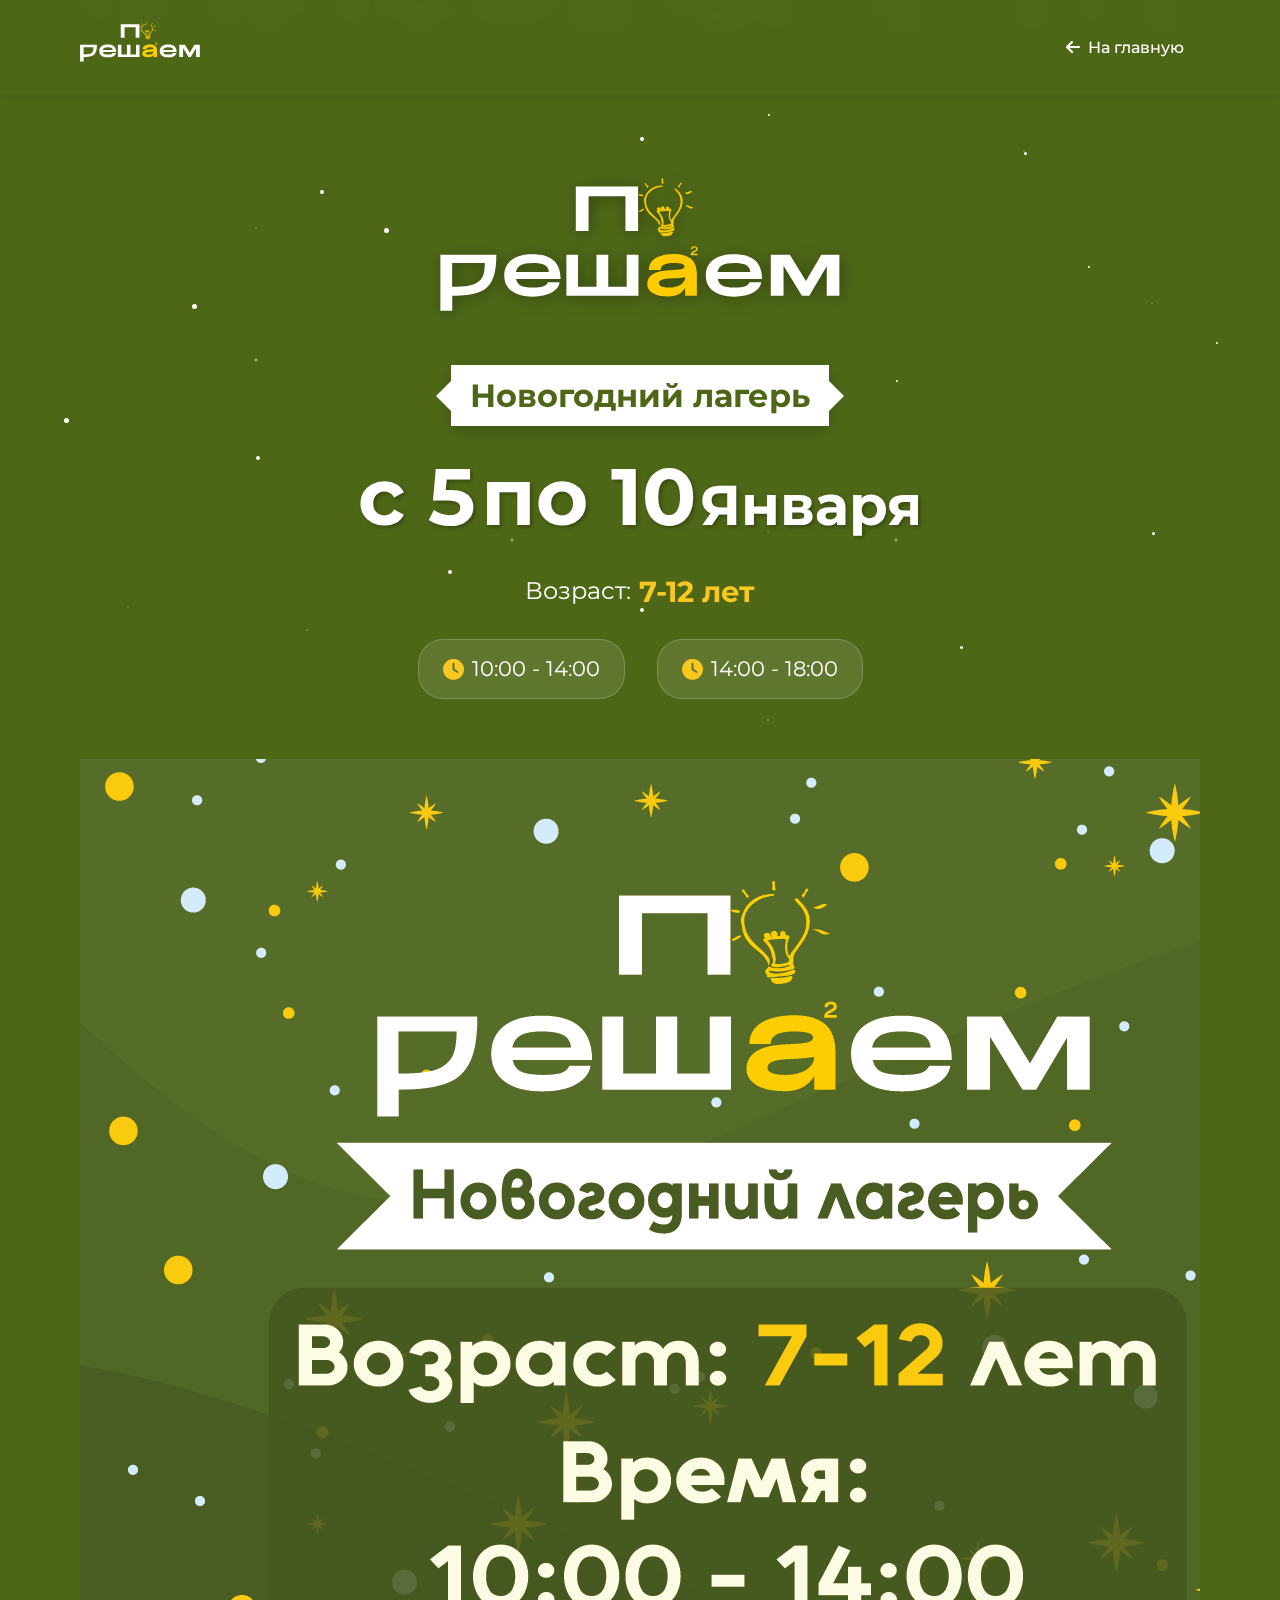
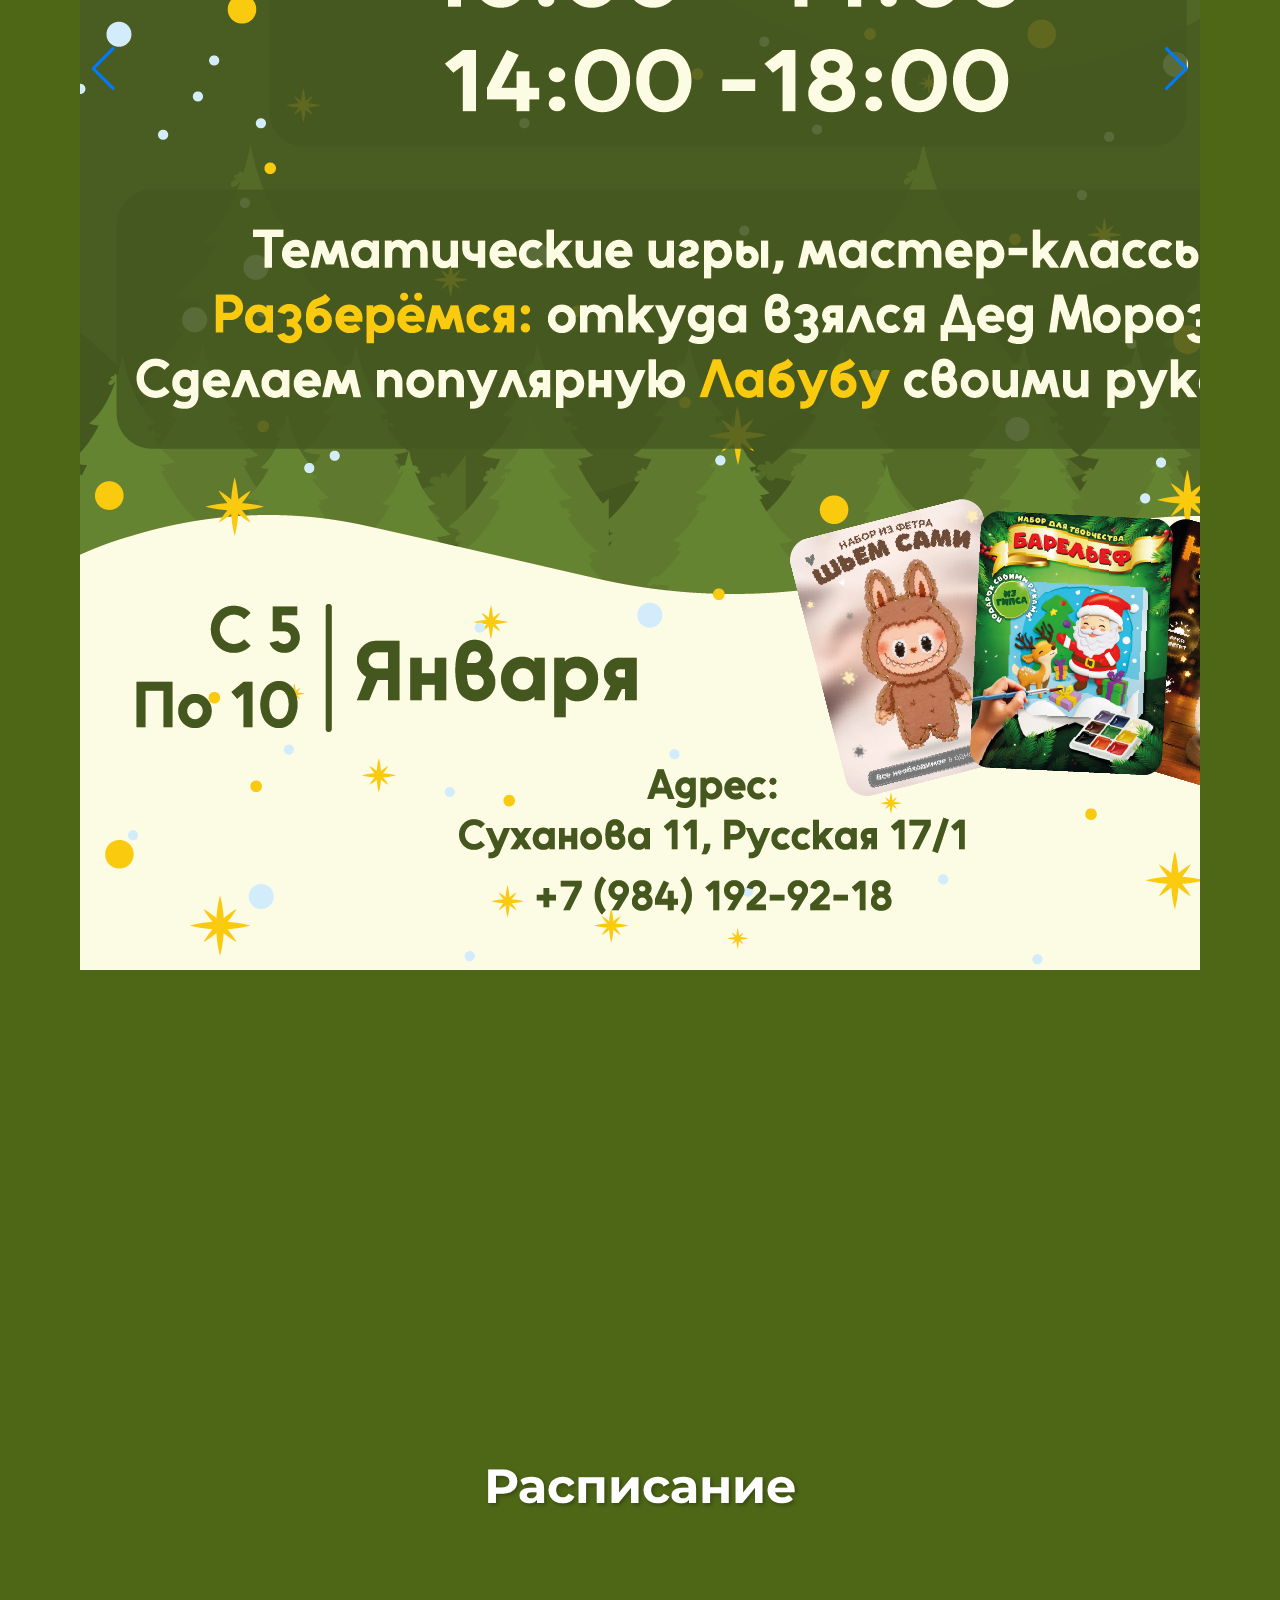
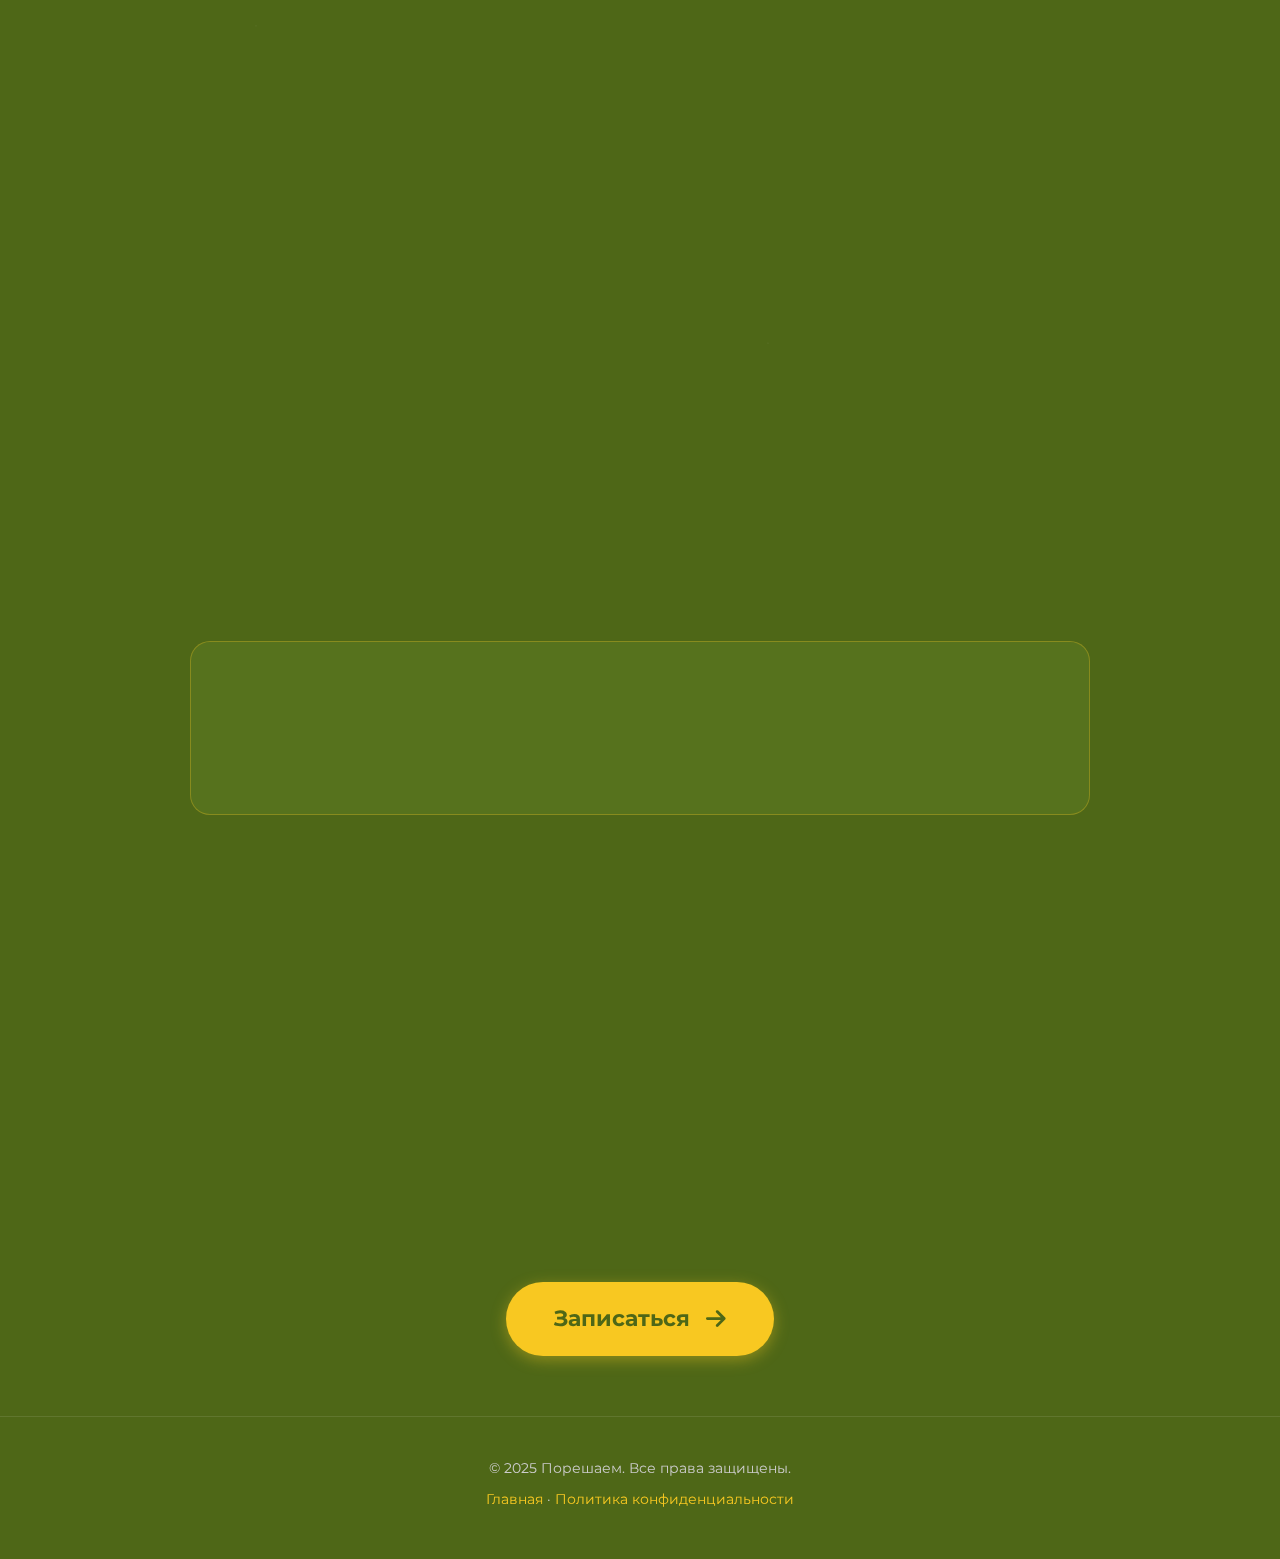
<file: promo.html>
<!DOCTYPE html>
<html lang="ru">
<head>
  <meta charset="UTF-8">
  <meta name="viewport" content="width=device-width, initial-scale=1.0">
  <title>Новогодний лагерь - Порешаем</title>
  <meta name="description" content="Новогодний лагерь для детей 7-12 лет с 5 по 10 января. Тематические игры, мастер-классы и увлекательные занятия!">
  <meta name="theme-color" content="#4E6717">

  <!-- Favicon -->
  <link rel="icon" type="image/png" sizes="32x32" href="asset/icon.png">
  <link rel="icon" type="image/png" sizes="192x192" href="asset/icon.png">
  <link rel="apple-touch-icon" href="asset/icon.png">

  <!-- Open Graph -->
  <meta property="og:type" content="website">
  <meta property="og:title" content="Новогодний лагерь - Порешаем">
  <meta property="og:description" content="Новогодний лагерь для детей 7-12 лет с 5 по 10 января. Тематические игры, мастер-классы и увлекательные занятия!">
  <meta property="og:image" content="https://xn--80ajb2agfi9d.xn--p1acf/logo.svg">
  <meta property="og:site_name" content="Порешаем">
  <meta property="og:locale" content="ru_RU">

  <!-- Fonts -->
  <link href="https://fonts.googleapis.com/css2?family=Montserrat:wght@300;400;500;600;700&family=Buduj+Sans:wght@400;700&family=Comic+Relief&display=swap" rel="stylesheet">
  
  <!-- Font Awesome для иконок -->
  <link rel="stylesheet" href="https://cdnjs.cloudflare.com/ajax/libs/font-awesome/6.4.0/css/all.min.css">
  
  <link rel="stylesheet" href="promo.css">
  <link rel="stylesheet" href="swiper-bundle.min.css">
</head>
<body>
  <!-- Header -->
  <header class="promo-header">
    <nav class="promo-nav">
      <div class="promo-nav-container">
        <div class="promo-logo">
          <a href="index.html">
            <img src="logo.svg" alt="Порешаем - Репетиторский центр" class="promo-logo-svg">
          </a>
        </div>
        <a href="index.html" class="promo-back-link">
          <i class="fas fa-arrow-left"></i> На главную
        </a>
      </div>
    </nav>
  </header>

  <!-- Падающий снег для всей страницы -->
  <div class="snow-container-full">
    <div class="snowflake-full snowflake-f-1">*</div>
    <div class="snowflake-full snowflake-f-2">*</div>
    <div class="snowflake-full snowflake-f-3">*</div>
    <div class="snowflake-full snowflake-f-4">*</div>
    <div class="snowflake-full snowflake-f-5">❄</div>
    <div class="snowflake-full snowflake-f-6">*</div>
    <div class="snowflake-full snowflake-f-7">❄</div>
    <div class="snowflake-full snowflake-f-8">❄</div>
    <div class="snowflake-full snowflake-f-9">*</div>
    <div class="snowflake-full snowflake-f-10">❄</div>
    <div class="snowflake-full snowflake-f-11">❄</div>
    <div class="snowflake-full snowflake-f-12">*</div>
    <div class="snowflake-full snowflake-f-13">❄</div>
    <div class="snowflake-full snowflake-f-14">❄</div>
    <div class="snowflake-full snowflake-f-15">*</div>
  </div>

  <!-- Hero Section -->
  <section class="promo-hero">
    <!-- Фоновые звезды -->
    <div class="promo-stars">
      <div class="star star-1"></div>
      <div class="star star-2"></div>
      <div class="star star-3"></div>
      <div class="star star-4"></div>
      <div class="star star-5"></div>
      <div class="star star-6"></div>
      <div class="star star-7"></div>
      <div class="star star-8"></div>
      <div class="star star-9"></div>
      <div class="star star-10"></div>
      <div class="star star-11"></div>
      <div class="star star-12"></div>
      <div class="star star-13"></div>
      <div class="star star-14"></div>
      <div class="star star-15"></div>
      <div class="star star-16"></div>
      <div class="star star-17"></div>
      <div class="star star-18"></div>
      <div class="star star-19"></div>
      <div class="star star-20"></div>
    </div>
    
    <!-- Падающий снег -->
    <div class="snow-container">
      <div class="snowflake snowflake-1">*</div>
      <div class="snowflake snowflake-2">❄</div>
      <div class="snowflake snowflake-3">*</div>
      <div class="snowflake snowflake-4">❄</div>
      <div class="snowflake snowflake-5">*</div>
      <div class="snowflake snowflake-6">❄</div>
      <div class="snowflake snowflake-7">*</div>
      <div class="snowflake snowflake-8">❄</div>
      <div class="snowflake snowflake-9">❄</div>
      <div class="snowflake snowflake-10">*</div>
      <div class="snowflake snowflake-11">❄</div>
      <div class="snowflake snowflake-12">❄</div>
      <div class="snowflake snowflake-13">*</div>
      <div class="snowflake snowflake-14">❄</div>
      <div class="snowflake snowflake-15">*</div>
      <div class="snowflake snowflake-16">❄</div>
      <div class="snowflake snowflake-17">❄</div>
      <div class="snowflake snowflake-18">❄</div>
      <div class="snowflake snowflake-19">*</div>
      <div class="snowflake snowflake-20">❄</div>
      <div class="snowflake snowflake-21">*</div>
      <div class="snowflake snowflake-22">❄</div>
      <div class="snowflake snowflake-23">*</div>
      <div class="snowflake snowflake-24">❄</div>
      <div class="snowflake snowflake-25">❄</div>
      <div class="snowflake snowflake-26">*</div>
      <div class="snowflake snowflake-27">❄</div>
      <div class="snowflake snowflake-28">❄</div>
      <div class="snowflake snowflake-29">*</div>
      <div class="snowflake snowflake-30">❄</div>
    </div>
    
    <div class="promo-hero-content">
      <div class="promo-logo-banner">
        <div class="promo-logo-main">
          <img src="logo.svg" alt="Порешаем" class="promo-logo-image">
        </div>
        <div class="promo-banner-ribbon">
          <span class="promo-banner-text">Новогодний лагерь</span>
        </div>
        
        <!-- Даты под баннером -->
        <div class="promo-dates-inline">
          <span class="promo-dates-from">с 5</span>
          <span class="promo-dates-to">по 10</span>
          <span class="promo-dates-month">Января</span>
        </div>
      </div>
      
      <div class="promo-info-box">
        <div class="promo-age-badge">
          <span class="promo-label">Возраст:</span>
          <span class="promo-age-value">7-12 лет</span>
        </div>
        
        <div class="promo-time-slots">
          <div class="promo-time-slot">
            <i class="fas fa-clock"></i>
            <span>10:00 - 14:00</span>
          </div>
          <div class="promo-time-slot">
            <i class="fas fa-clock"></i>
            <span>14:00 - 18:00</span>
          </div>
        </div>
      </div>
    </div>
  </section>
  
  <section class="promo-flip">
    <div class="promo-container">
      <div class="flip-swiper swiper-container" id="flipSwiper">
        <div class="swiper-wrapper">
          <div class="swiper-slide">
            <img src="asset/event/ngfront.png" class="flip-slide-image" alt="Новогодний лагерь — информация">
          </div>
          <div class="swiper-slide">
            <img src="asset/event/ngback.png" class="flip-slide-image" alt="Новогодний лагерь — расписание">
          </div>
        </div>
        <div class="swiper-button-prev flip-prev" aria-hidden="true"></div>
        <div class="swiper-button-next flip-next" aria-hidden="true"></div>
      </div>
    </div>
  </section>

  <!-- Activities Section -->
  <section class="promo-activities">
    <div class="promo-container">
      <div class="promo-activities-list">
        <div class="promo-activity-item">
          <i class="fas fa-gamepad"></i>
          <span>Тематические игры, мастер-классы</span>
        </div>
        <div class="promo-activity-item highlight">
          <i class="fas fa-lightbulb"></i>
          <span>Разберёмся: <strong>откуда взялся Дед Мороз?</strong></span>
        </div>
        <div class="promo-activity-item highlight">
          <i class="fas fa-hands"></i>
          <span>Сделаем популярную <strong>Лабубу</strong> своими руками!</span>
        </div>
      </div>
    </div>
  </section>

  <!-- Schedule Section -->
  <section class="promo-schedule">
    <div class="promo-container">
      <div class="promo-schedule-header">
        <h2 class="promo-section-title">Расписание</h2>
      </div>
      
      <div class="promo-schedule-grid">
        <!-- Понедельник -->
        <div class="promo-schedule-day">
          <div class="promo-day-header">
            <span class="promo-day-name">Пн</span>
            <span class="promo-day-date">05.01</span>
          </div>
          <div class="promo-day-content">
            <div class="promo-main-activity">
              <h3>Откуда взялся Дед Мороз?</h3>
            </div>
            <div class="promo-master-class">
              <span class="promo-master-label">Мастер класс:</span>
              <span class="promo-master-name">Роспись по дереву</span>
            </div>
          </div>
        </div>

        <!-- Вторник -->
        <div class="promo-schedule-day">
          <div class="promo-day-header">
            <span class="promo-day-name">Вт</span>
            <span class="promo-day-date">06.01</span>
          </div>
          <div class="promo-day-content">
            <div class="promo-main-activity">
              <h3>Новогодний детектив</h3>
            </div>
            <div class="promo-master-class">
              <span class="promo-master-label">Мастер класс:</span>
              <span class="promo-master-name">Поделка из синельной проволоки</span>
            </div>
          </div>
        </div>

        <!-- Среда -->
        <div class="promo-schedule-day">
          <div class="promo-day-header">
            <span class="promo-day-name">Ср</span>
            <span class="promo-day-date">07.01</span>
          </div>
          <div class="promo-day-content">
            <div class="promo-main-activity">
              <h3>Научная лаборатория</h3>
            </div>
            <div class="promo-master-class">
              <span class="promo-master-label">Мастер класс:</span>
              <span class="promo-master-name">Делаем сквишей</span>
            </div>
          </div>
        </div>

        <!-- Четверг -->
        <div class="promo-schedule-day">
          <div class="promo-day-header">
            <span class="promo-day-name">Чт</span>
            <span class="promo-day-date">08.01</span>
          </div>
          <div class="promo-day-content">
            <div class="promo-main-activity">
              <h3>Новогодний кинозал</h3>
            </div>
            <div class="promo-master-class">
              <span class="promo-master-label">Мастер класс:</span>
              <span class="promo-master-name">Роспись гипсовой фигурки Деда Мороза</span>
            </div>
          </div>
        </div>

        <!-- Пятница -->
        <div class="promo-schedule-day">
          <div class="promo-day-header">
            <span class="promo-day-name">Пт</span>
            <span class="promo-day-date">09.01</span>
          </div>
          <div class="promo-day-content">
            <div class="promo-main-activity">
              <h3>Мастерская новогодних традиций</h3>
            </div>
            <div class="promo-master-class">
              <span class="promo-master-label">Мастер класс:</span>
              <span class="promo-master-name">Снеговик в лампе</span>
            </div>
          </div>
        </div>

        <!-- Суббота -->
        <div class="promo-schedule-day">
          <div class="promo-day-header">
            <span class="promo-day-name">Сб</span>
            <span class="promo-day-date">10.01</span>
          </div>
          <div class="promo-day-content">
            <div class="promo-main-activity">
              <h3>Просмотр рождественских мультиков, какао с зефирками и пицца</h3>
            </div>
          </div>
        </div>
      </div>
    </div>
  </section>

  <!-- Info Box -->
  <section class="promo-info-section">
    <div class="promo-container">
      <div class="promo-info-box-content">
        <div class="promo-info-item">
          <i class="fas fa-utensils"></i>
          <p>Перекус с <strong>12:00 до 13:30</strong> входит в стоимость</p>
        </div>
        <div class="promo-info-item">
          <i class="fas fa-info-circle"></i>
          <p>Мастер-классы могут незначительно меняться, в зависимости от доступности материалов</p>
        </div>
      </div>
    </div>
  </section>


  <!-- Contact Section -->
  <section class="promo-contact">
    <div class="promo-container">
      <div class="promo-contact-content">
        <div class="promo-contact-item">
          <i class="fas fa-map-marker-alt"></i>
          <div class="promo-contact-details">
            <span class="promo-contact-label">Адрес:</span>
            <span class="promo-contact-value">Суханова 11, Русская 17/1</span>
          </div>
        </div>
        <div class="promo-contact-item">
          <i class="fas fa-phone"></i>
          <div class="promo-contact-details">
            <a href="tel:+79841929218" class="promo-contact-phone">+7 (984) 192-92-18</a>
          </div>
        </div>
      </div>
    </div>
  </section>

  <!-- CTA Section -->
  <section class="promo-cta">
    <div class="promo-container">
      <div class="promo-cta-content">
        <a href="index.html#form" class="promo-cta-button">
          <span>Записаться</span>
          <i class="fas fa-arrow-right"></i>
        </a>
      </div>
    </div>
  </section>

  <!-- Footer -->
  <footer class="promo-footer">
    <div class="promo-container">
      <p>&copy; 2025 Порешаем. Все права защищены.</p>
      <p>
        <a href="index.html">Главная</a> · 
        <a href="policy.html" target="_blank">Политика конфиденциальности</a>
      </p>
    </div>
  </footer>

  <script src="swiper-bundle.min.js"></script>
  <script src="promo.js"></script>
</body>
</html>
</file>
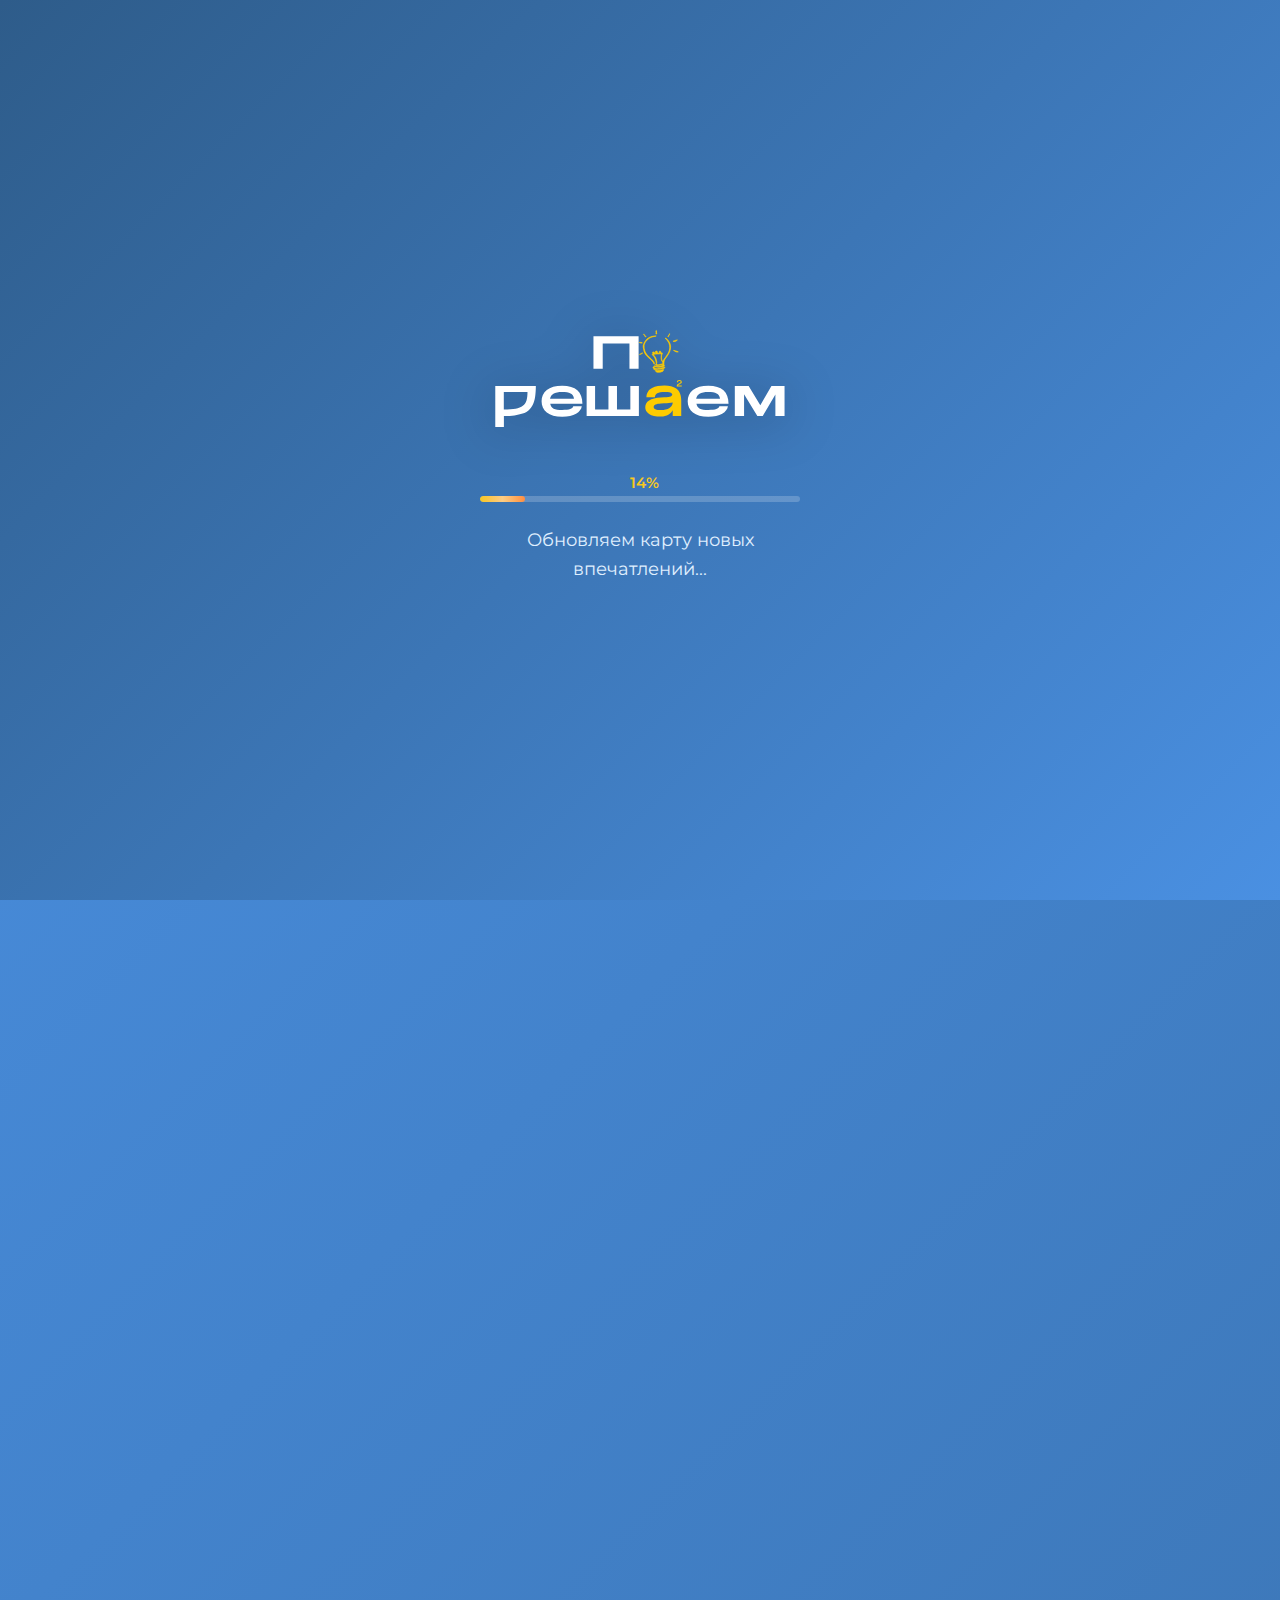
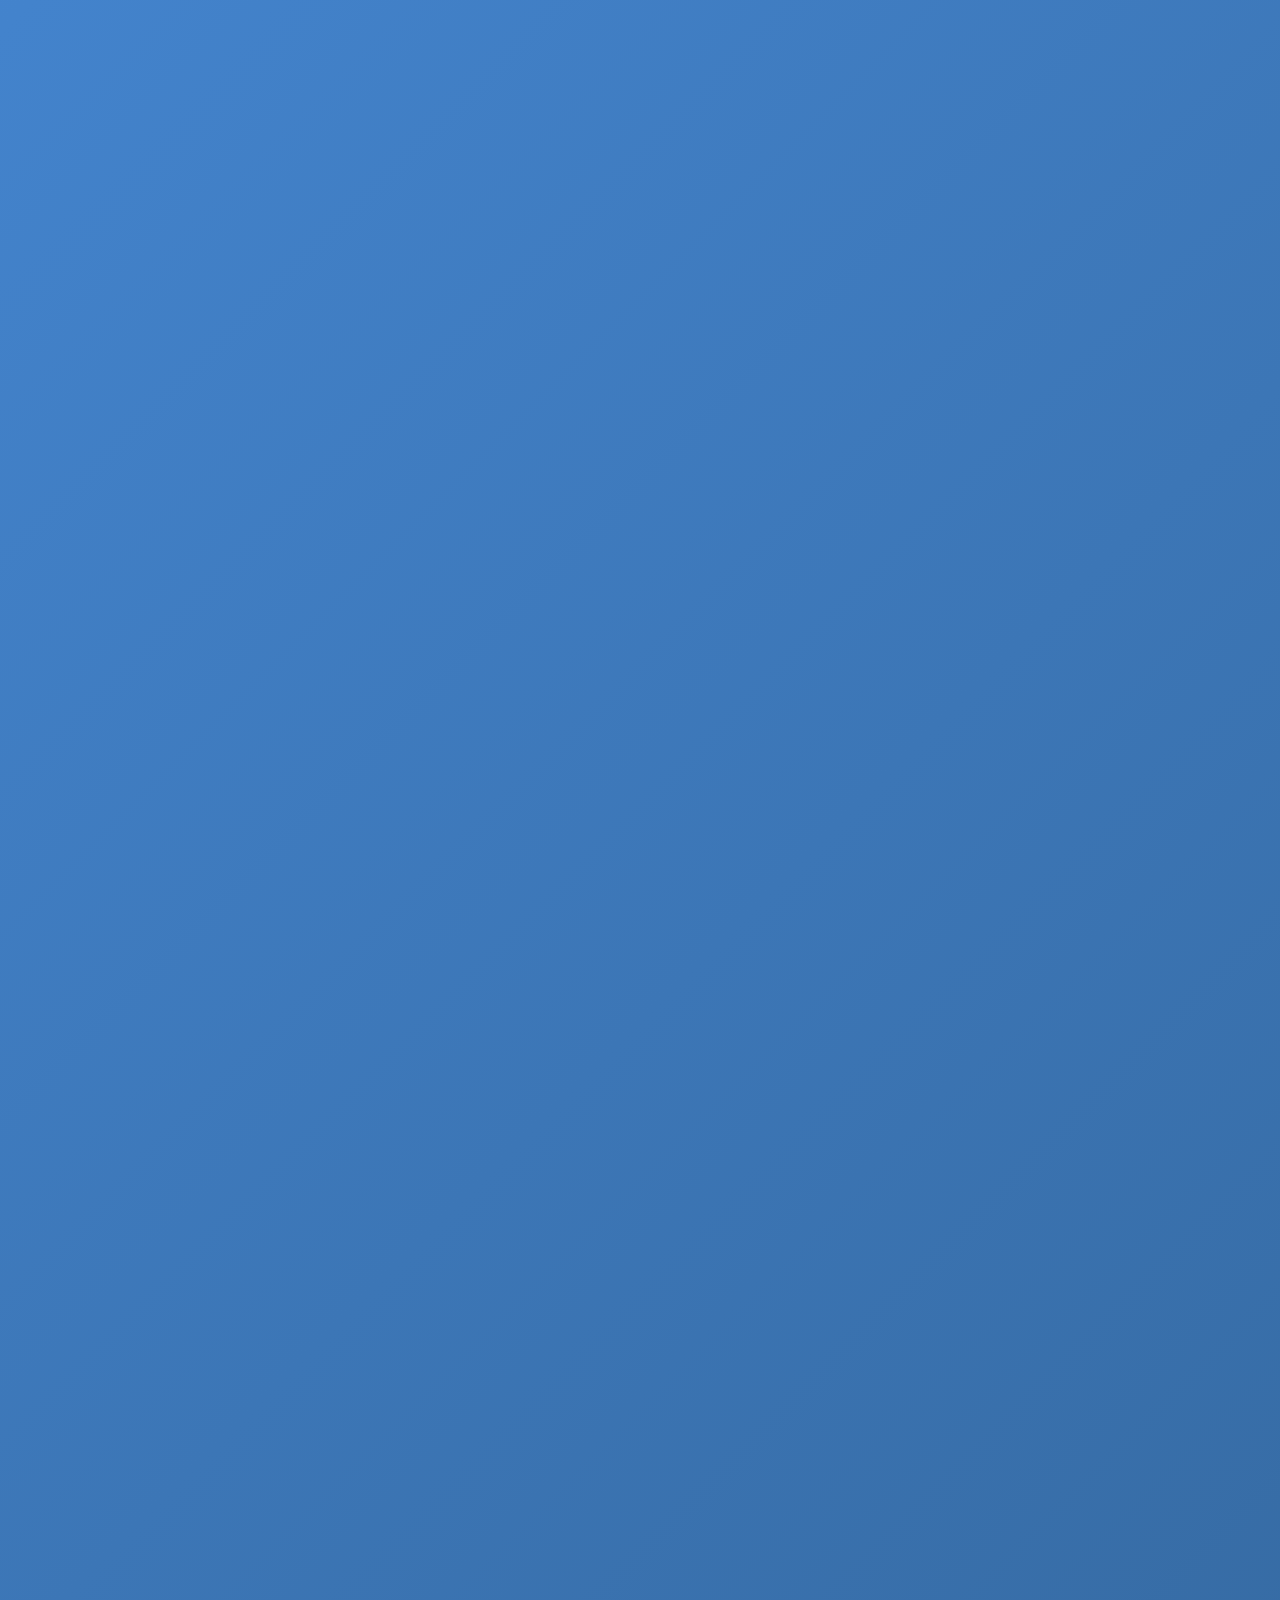
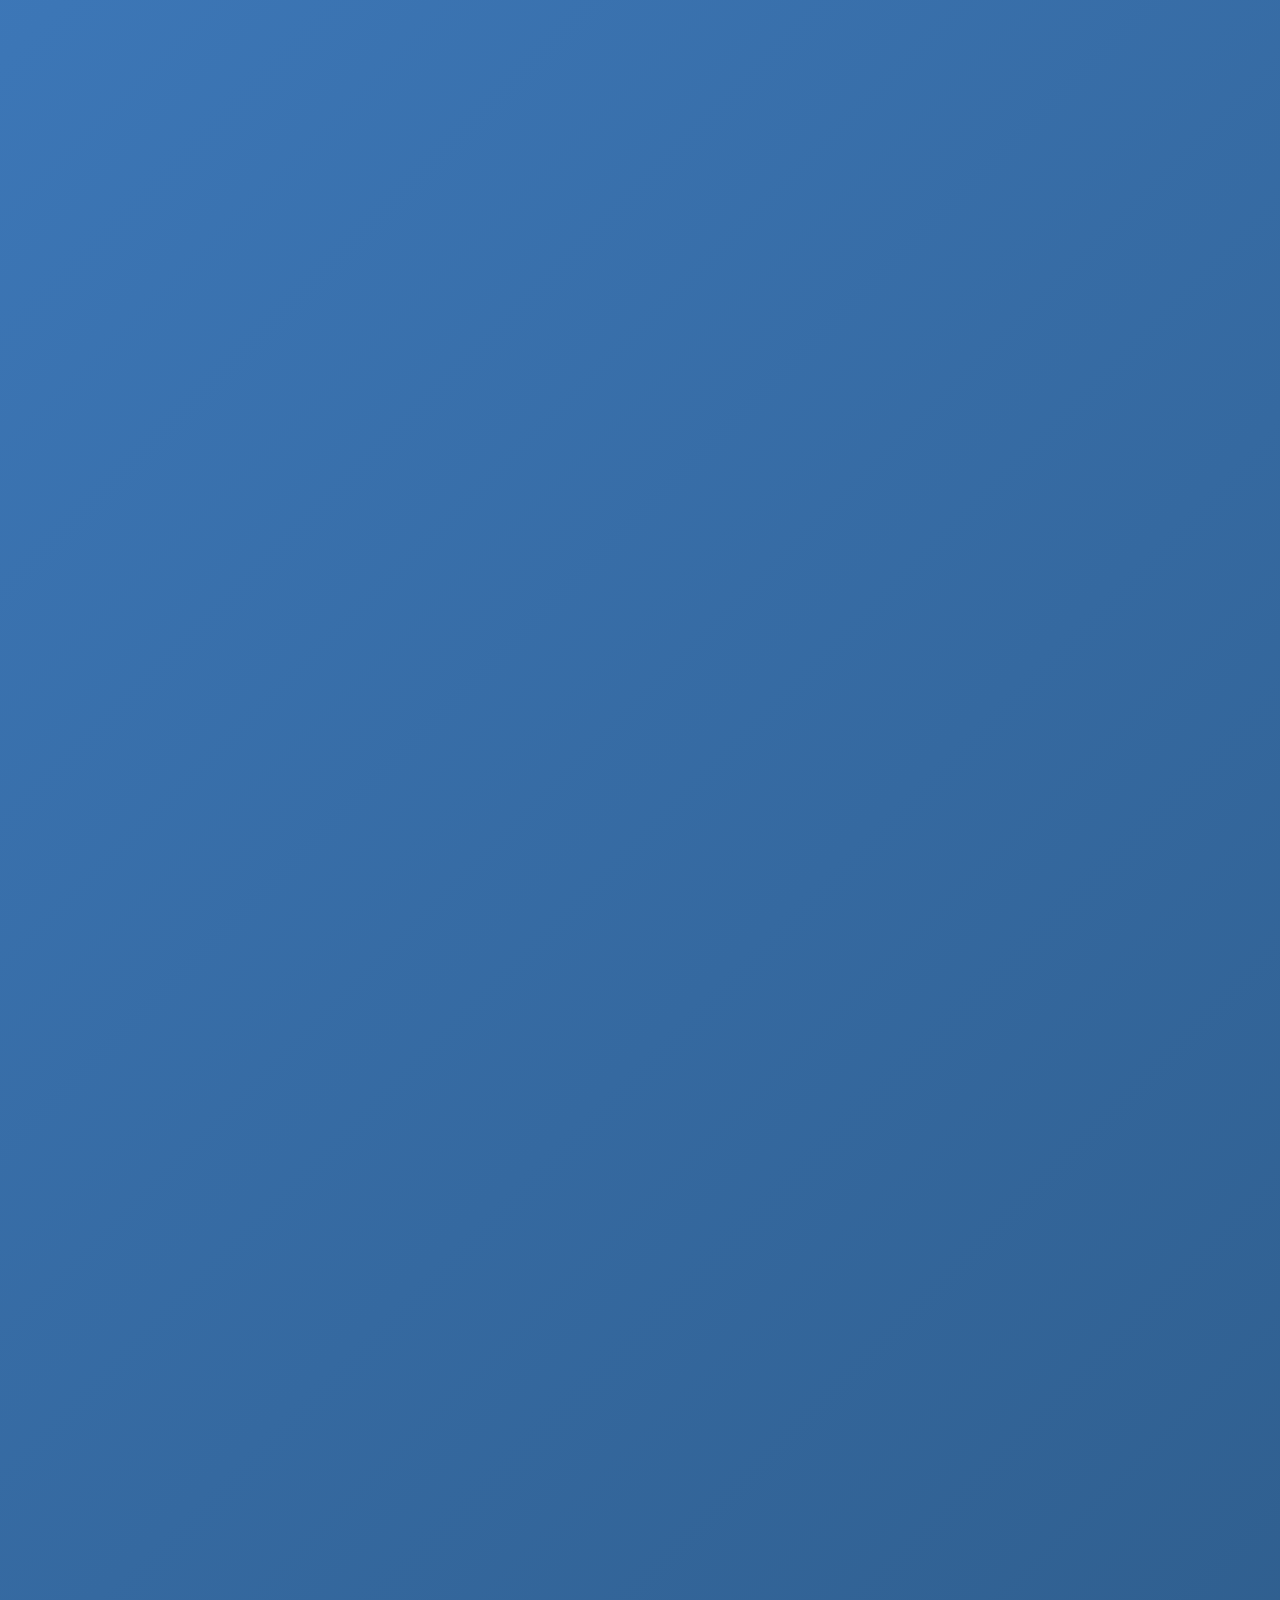
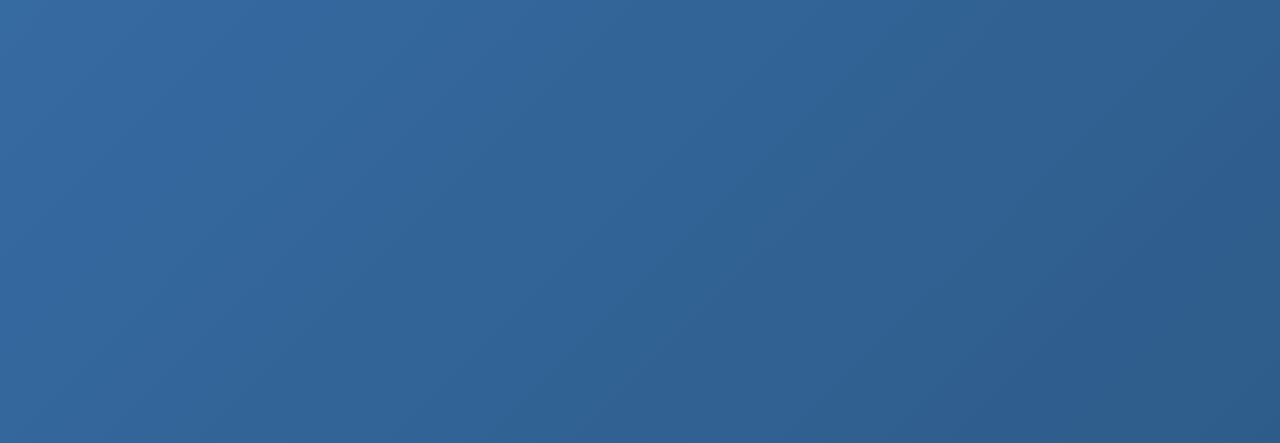
<file: summer-camp.html>
<!DOCTYPE html>
<html lang="ru">
<head>
  <meta charset="UTF-8">
  <meta name="viewport" content="width=device-width, initial-scale=1.0">
  <title>Летний лагерь - Порешаем</title>
  <meta name="description" content="Летний городской лагерь для детей 7-12 лет с 1 по 12 июня. Ежедневные экскурсии, мастер-классы, питание и транспорт включены!">
  <meta name="theme-color" content="#4A90E2">

  <!-- Favicon -->
  <link rel="icon" type="image/png" sizes="32x32" href="asset/icon.png">
  <link rel="icon" type="image/png" sizes="192x192" href="asset/icon.png">
  <link rel="apple-touch-icon" href="asset/icon.png">

  <!-- Open Graph -->
  <meta property="og:type" content="website">
  <meta property="og:title" content="Летний лагерь - Порешаем">
  <meta property="og:description" content="Летний городской лагерь для детей 7-12 лет с 1 по 12 июня. Ежедневные экскурсии, мастер-классы, питание и транспорт включены!">
  <meta property="og:image" content="https://xn--80ajb2agfi9d.xn--p1acf/logo.svg">
  <meta property="og:site_name" content="Порешаем">
  <meta property="og:locale" content="ru_RU">

  <!-- Fonts -->
  <link href="https://fonts.googleapis.com/css2?family=Montserrat:wght@300;400;500;600;700&family=Buduj+Sans:wght@400;700&family=Comic+Relief&display=swap" rel="stylesheet">
  
  <!-- Font Awesome -->
  <link rel="stylesheet" href="https://cdnjs.cloudflare.com/ajax/libs/font-awesome/6.4.0/css/all.min.css">
  
  <link rel="stylesheet" href="summer-camp.css">
  <link rel="stylesheet" href="swiper-bundle.min.css">
</head>
<body>
  <!-- Preloader с прогресс-баром -->
  <div class="preloader" id="preloader">
    <div class="preloader-content">
      <div class="preloader-logo">
        <img src="logo.svg" alt="Порешаем" class="preloader-logo-image">
      </div>
      <div class="preloader-progress-wrapper">
        <div class="preloader-progress-bar">
          <div class="preloader-progress-fill" id="progressFill"></div>
        </div>
        <span class="preloader-progress-text" id="progressText">0%</span>
      </div>
      <p class="preloader-text" id="preloaderPhrase">Готовим летнее приключение...</p>
    </div>
  </div>

  <!-- Header -->
  <header class="promo-header">
    <nav class="promo-nav">
      <div class="promo-nav-container">
        <div class="promo-logo">
          <a href="index.html">
            <img src="logo.svg" alt="Порешаем - Репетиторский центр" class="promo-logo-svg">
          </a>
        </div>
        <a href="index.html" class="promo-back-link">
          <i class="fas fa-arrow-left"></i> На главную
        </a>
      </div>
    </nav>
  </header>

  <!-- Hero Section -->
  <section class="promo-hero">
    <!-- Облака (5 крупных, оптимизировано) -->
    <div class="clouds-container">
      <div class="cloud cloud-1">☁</div>
      <div class="cloud cloud-2">☁</div>
      <div class="cloud cloud-3">⛅</div>
      <div class="cloud cloud-4">☁</div>
      <div class="cloud cloud-5">⛅</div>
    </div>
    
    <!-- Солнечные блики -->
    <div class="promo-sun-rays">
      <div class="sun-ray sun-ray-1"></div>
      <div class="sun-ray sun-ray-2"></div>
      <div class="sun-ray sun-ray-3"></div>
      <div class="sun-ray sun-ray-4"></div>
      <div class="sun-ray sun-ray-5"></div>
      <div class="sun-ray sun-ray-6"></div>
      <div class="sun-ray sun-ray-7"></div>
      <div class="sun-ray sun-ray-8"></div>
    </div>
    
    <!-- Плавающие элементы (3 крупных) -->
    <div class="floating-elements">
      <div class="float-item float-1">🦋</div>
      <div class="float-item float-2">🌻</div>
      <div class="float-item float-3">🍃</div>
    </div>
    
    <div class="promo-hero-content">
      <div class="promo-logo-banner">
        <div class="promo-logo-main">
          <img src="logo.svg" alt="Порешаем" class="promo-logo-image">
        </div>
        <div class="promo-banner-ribbon summer">
          <span class="promo-banner-text">Летний лагерь</span>
        </div>
        
        <div class="promo-dates-inline">
          <span class="promo-dates-from">1</span>
          <span class="promo-dates-sep">–</span>
          <span class="promo-dates-to">12</span>
          <span class="promo-dates-month">июня</span>
        </div>
      </div>
      
      <div class="promo-info-box">
        <div class="promo-age-badge">
          <span class="promo-label">Возраст:</span>
          <span class="promo-age-value">6-12 лет</span>
        </div>
        
        <div class="promo-time-slots">
          <div class="promo-time-slot">
            <i class="fas fa-sun"></i>
            <span>08:30 - 18:30</span>
          </div>
      </div>
        <div class="promo-cta-content">
          <a href="index.html#form" class="promo-cta-button summer">
            <span>Записаться в лагерь</span>
            <i class="fas fa-arrow-right"></i>
          </a>
        </div>
    </div>
  </section>
  
  <!-- Flip Card Section -->
  <section class="promo-flip">
    <div class="promo-container">
      <div class="flip-swiper swiper-container" id="flipSwiper">
        <div class="swiper-wrapper">
          <div class="swiper-slide">
            <img src="asset/event/new/smfront.png" class="flip-slide-image" alt="Летний лагерь — рекламный постер">
          </div>
          <div class="swiper-slide">
            <img src="asset/event/new/smback.png" class="flip-slide-image" alt="Летний лагерь — программа смены">
          </div>
        </div>
        <div class="swiper-button-prev flip-prev" aria-hidden="true"></div>
        <div class="swiper-button-next flip-next" aria-hidden="true"></div>
      </div>
    </div>
  </section>

  <!-- Activities Section -->
  <section class="promo-activities">
    <div class="promo-container">
      <div class="promo-activities-list">
        <div class="promo-activity-item">
          <i class="fas fa-bus"></i>
          <span>Ежедневные <strong>экскурсии</strong> по городу</span>
        </div>
        <div class="promo-activity-item highlight">
          <i class="fas fa-palette"></i>
          <span>Профессиональные <strong>мастер-классы</strong> каждый день</span>
        </div>
        <div class="promo-activity-item">
          <i class="fas fa-utensils"></i>
          <span>Всё включено: <strong>питание, транспорт, педагоги</strong></span>
        </div>
        <div class="promo-activity-item highlight">
          <i class="fas fa-compass"></i>
          <span>Образовательное путешествие вместо обычного дня</span>
        </div>
      </div>
    </div>
  </section>

  <!-- Price Section -->
  <section class="promo-price">
    <div class="promo-container">
      <div class="promo-price-card">
        <div class="promo-price-header">
          <h3>Что входит в программу?</h3>
        </div>
        <div class="promo-price-body">
          <p class="promo-price-desc">
            Вас ждёт насыщенная программа с ежедневными экскурсиями, мастер-классами, питанием, транспортом и сопровождением педагогов.
          </p>
          <p class="promo-price-highlight">
            Это не просто день в лагере, а полноценное образовательное путешествие!
          </p>
        </div>
      </div>
    </div>
  </section>

  <!-- Schedule Section -->
  <section class="promo-schedule">
    <div class="promo-container">
      <div class="promo-schedule-header">
        <h2 class="promo-section-title">Программа смены</h2>
        <p class="promo-schedule-subtitle">1 – 12 июня 2026 • 08:30 – 18:30</p>
      </div>
      
      <div class="promo-schedule-grid">
        <div class="promo-schedule-day">
          <div class="promo-day-header">
            <span class="promo-day-name">Пн</span>
            <span class="promo-day-date">01.06</span>
          </div>
          <div class="promo-day-content">
            <div class="promo-main-activity">
              <h3>🚗 День истории и техники</h3>
              <p class="promo-excursion">Автомобильный музей: экскурсия + квест</p>
            </div>
            <div class="promo-master-class">
              <span class="promo-master-label">Мастер-класс:</span>
              <span class="promo-master-name">«Мини-машинка из конструктора»</span>
            </div>
          </div>
        </div>

        <div class="promo-schedule-day">
          <div class="promo-day-header">
            <span class="promo-day-name">Вт</span>
            <span class="promo-day-date">02.06</span>
          </div>
          <div class="promo-day-content">
            <div class="promo-main-activity">
              <h3>🏛️ Музей и творчество</h3>
              <p class="promo-excursion">Музей Арсеньева: история Дальнего Востока</p>
            </div>
            <div class="promo-master-class">
              <span class="promo-master-label">Мастер-класс:</span>
              <span class="promo-master-name">Коллаж «История нашего города»</span>
            </div>
          </div>
        </div>

        <div class="promo-schedule-day">
          <div class="promo-day-header">
            <span class="promo-day-name">Ср</span>
            <span class="promo-day-date">03.06</span>
          </div>
          <div class="promo-day-content">
            <div class="promo-main-activity">
              <h3>🌊 Морские приключения</h3>
              <p class="promo-excursion">Океанариум: морской мир и обитатели</p>
            </div>
            <div class="promo-master-class">
              <span class="promo-master-label">Мастер-класс:</span>
              <span class="promo-master-name">Лепка и роспись морских обитателей</span>
            </div>
          </div>
        </div>

        <div class="promo-schedule-day">
          <div class="promo-day-header">
            <span class="promo-day-name">Чт</span>
            <span class="promo-day-date">04.06</span>
          </div>
          <div class="promo-day-content">
            <div class="promo-main-activity">
              <h3>⚓ Подводный мир • ВМФ</h3>
              <p class="promo-excursion">Музей подводной лодки С-56</p>
            </div>
            <div class="promo-master-class">
              <span class="promo-master-label">Мастер-класс:</span>
              <span class="promo-master-name">«Конструкция лодки своими руками»</span>
            </div>
          </div>
        </div>

        <div class="promo-schedule-day">
          <div class="promo-day-header">
            <span class="promo-day-name">Пт</span>
            <span class="promo-day-date">05.06</span>
          </div>
          <div class="promo-day-content">
            <div class="promo-main-activity">
              <h3>🌿 Природа и ботаника</h3>
              <p class="promo-excursion">Ботанический сад</p>
            </div>
            <div class="promo-master-class">
              <span class="promo-master-label">Мастер-класс:</span>
              <span class="promo-master-name">Создание гербария</span>
            </div>
          </div>
        </div>

        <div class="promo-schedule-day">
          <div class="promo-day-header">
            <span class="promo-day-name">Пн</span>
            <span class="promo-day-date">08.06</span>
          </div>
          <div class="promo-day-content">
            <div class="promo-main-activity">
              <h3>🧗 Активный отдых</h3>
              <p class="promo-excursion">GRAVITACIA | Скалодром</p>
            </div>
            <div class="promo-master-class">
              <span class="promo-master-label">Мастер-класс:</span>
              <span class="promo-master-name">Этика безопасности + мини-турнир</span>
            </div>
          </div>
        </div>

        <div class="promo-schedule-day">
          <div class="promo-day-header">
            <span class="promo-day-name">Вт</span>
            <span class="promo-day-date">09.06</span>
          </div>
          <div class="promo-day-content">
            <div class="promo-main-activity">
              <h3>🎭 Культурный арт-день</h3>
              <p class="promo-excursion">Детский театр кукол</p>
            </div>
            <div class="promo-master-class">
              <span class="promo-master-label">Мастер-класс:</span>
              <span class="promo-master-name">Создание кукол для спектакля</span>
            </div>
          </div>
        </div>

        <div class="promo-schedule-day">
          <div class="promo-day-header">
            <span class="promo-day-name">Ср</span>
            <span class="promo-day-date">10.06</span>
          </div>
          <div class="promo-day-content">
            <div class="promo-main-activity">
              <h3>🔬 Наука и открытия</h3>
              <p class="promo-excursion">Mozgolomka — музей загадок</p>
            </div>
            <div class="promo-master-class">
              <span class="promo-master-label">Мастер-класс:</span>
              <span class="promo-master-name">Головоломки и командные задачи</span>
            </div>
          </div>
        </div>

        <div class="promo-schedule-day">
          <div class="promo-day-header">
            <span class="promo-day-name">Чт</span>
            <span class="promo-day-date">11.06</span>
          </div>
          <div class="promo-day-content">
            <div class="promo-main-activity">
              <h3>🦁 Зоопарк и природа</h3>
              <p class="promo-excursion">Садгород — контактный зоопарк</p>
            </div>
            <div class="promo-master-class">
              <span class="promo-master-label">Мастер-класс:</span>
              <span class="promo-master-name">«Наблюдение за поведением животных»</span>
            </div>
          </div>
        </div>

        <div class="promo-schedule-day">
          <div class="promo-day-header">
            <span class="promo-day-name">Пт</span>
            <span class="promo-day-date">12.06</span>
          </div>
          <div class="promo-day-content">
            <div class="promo-main-activity">
              <h3>🎡 Играем и отдыхаем</h3>
              <p class="promo-excursion">Дом аттракционов «Иллюзия»</p>
            </div>
            <div class="promo-master-class">
              <span class="promo-master-label">Мастер-класс:</span>
              <span class="promo-master-name">Роспись гипсовых фигурок</span>
            </div>
          </div>
        </div>
      </div>
      
      <p class="promo-schedule-note">* 6–7 июня — выходные дни</p>
    </div>
  </section>

  <!-- Info Section -->
  <section class="promo-info-section">
    <div class="promo-container">
      <div class="promo-info-box-content">
        <div class="promo-info-item">
          <i class="fas fa-utensils"></i>
          <p>Полное <strong>питание</strong> включено в стоимость</p>
        </div>
        <div class="promo-info-item">
          <i class="fas fa-bus-alt"></i>
          <p><strong>Транспорт</strong> до мест экскурсий и обратно</p>
        </div>
        <div class="promo-info-item">
          <i class="fas fa-user-graduate"></i>
          <p>Сопровождение <strong>квалифицированных педагогов</strong></p>
        </div>
        <div class="promo-info-item">
          <i class="fas fa-info-circle fas-red"></i>
          <p>Программа может незначительно корректироваться в зависимости от погодных условий</p>
        </div>
      </div>
    </div>
  </section>

  <!-- Contact Section -->
  <section class="promo-contact">
    <div class="promo-container">
      <div class="promo-contact-content">
        <div class="promo-contact-item">
          <i class="fas fa-map-marker-alt"></i>
          <div class="promo-contact-details">
            <span class="promo-contact-label">Адрес:</span>
            <span class="promo-contact-value">Суханова 11, Русская 17/1</span>
          </div>
        </div>
        <div class="promo-contact-item">
          <i class="fas fa-phone"></i>
          <div class="promo-contact-details">
            <a href="tel:+79841929218" class="promo-contact-phone">+7 (984) 192-92-18</a>
          </div>
        </div>
        <div class="promo-contact-item">
          <i class="fab fa-telegram"></i>
          <div class="promo-contact-details">
            <a href="https://t.me/poreshaemvl" class="promo-contact-phone" target="_blank">@poreshaemvl</a>
          </div>
        </div>
      </div>
    </div>
  </section>

  <!-- CTA Section -->
  <section class="promo-cta">
    <div class="promo-container">
      <div class="promo-cta-content">
        <a href="index.html#form" class="promo-cta-button summer">
          <span>Записаться в лагерь</span>
          <i class="fas fa-arrow-right"></i>
        </a>
        <p class="promo-cta-note">Количество мест ограничено!</p>
      </div>
    </div>
  </section>

  <!-- Footer -->
  <footer class="promo-footer">
    <div class="promo-container">
      <p>&copy; 2026 Порешаем. Все права защищены.</p>
      <p>
        <a href="index.html">Главная</a> · 
        <a href="policy.html" target="_blank">Политика конфиденциальности</a>
      </p>
    </div>
  </footer>

  <script src="swiper-bundle.min.js"></script>
  <script src="summer-camp.js"></script>
</body>
</html>
</file>
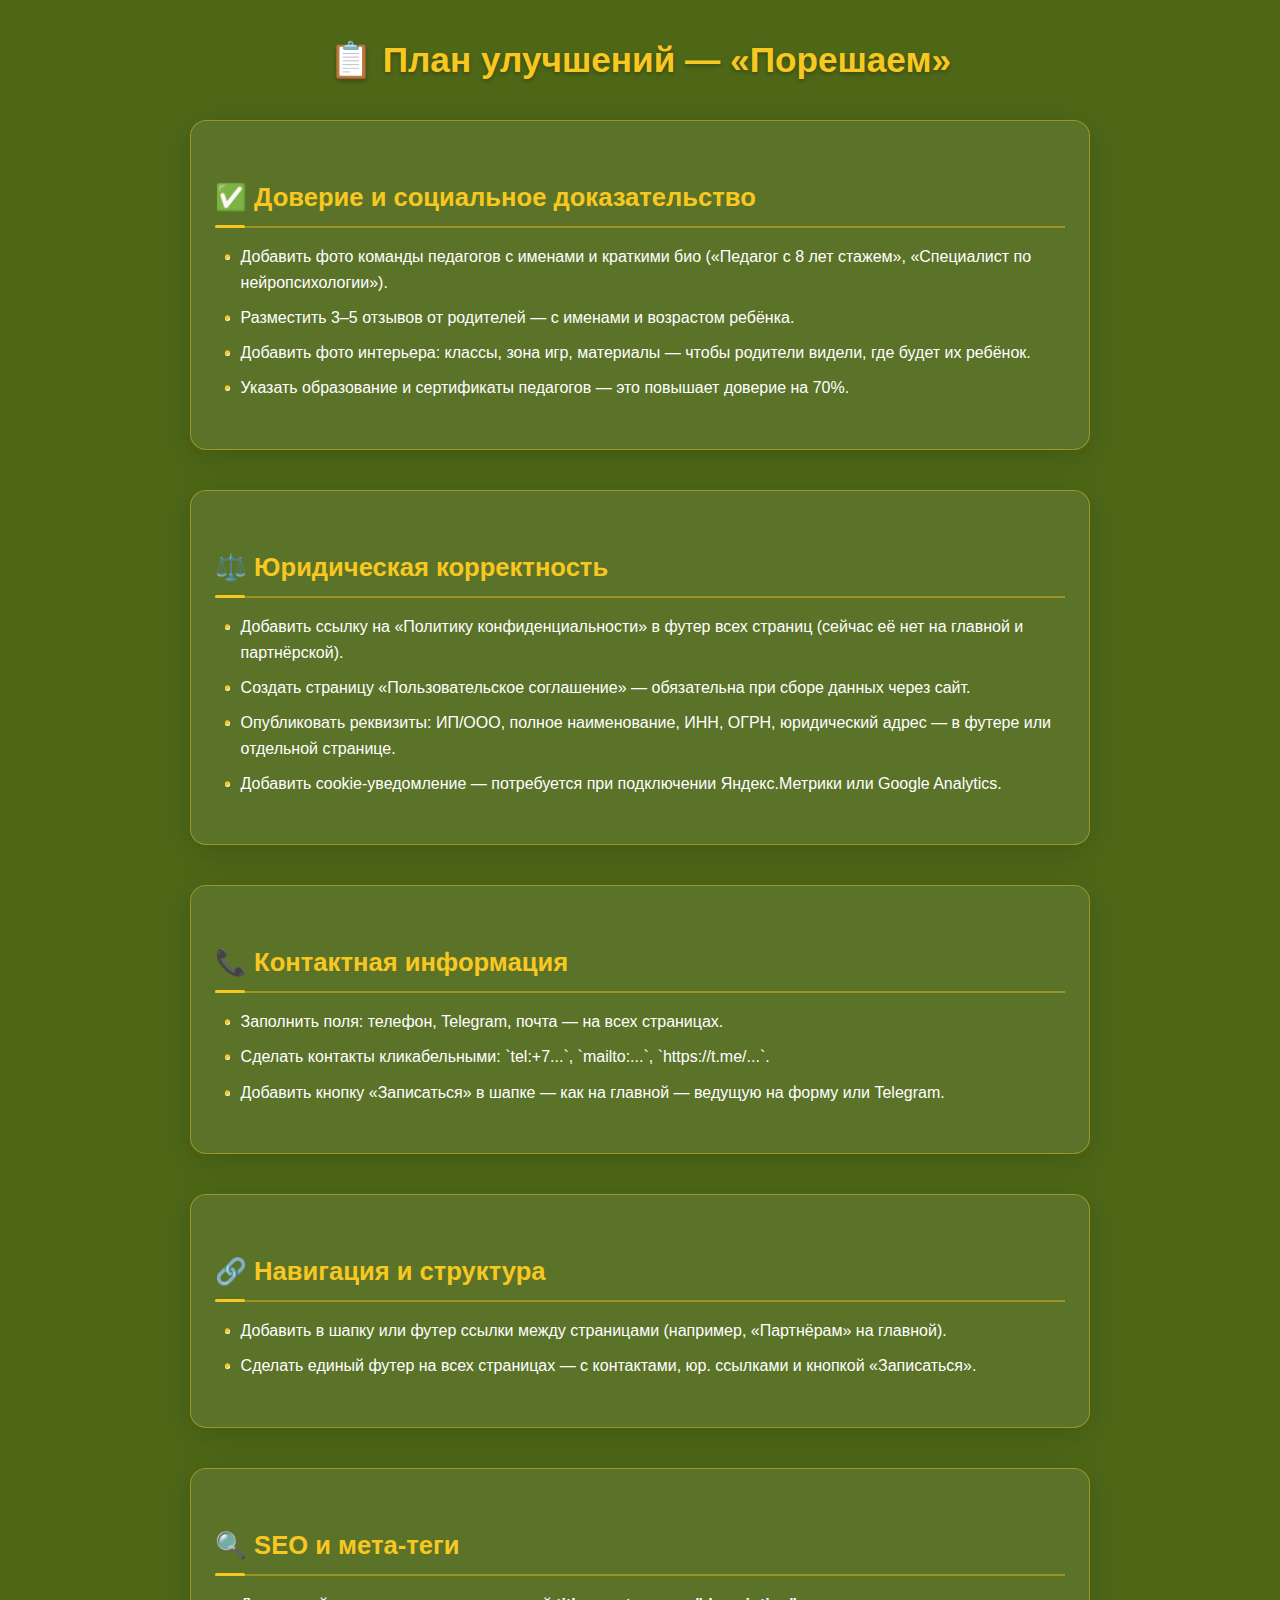
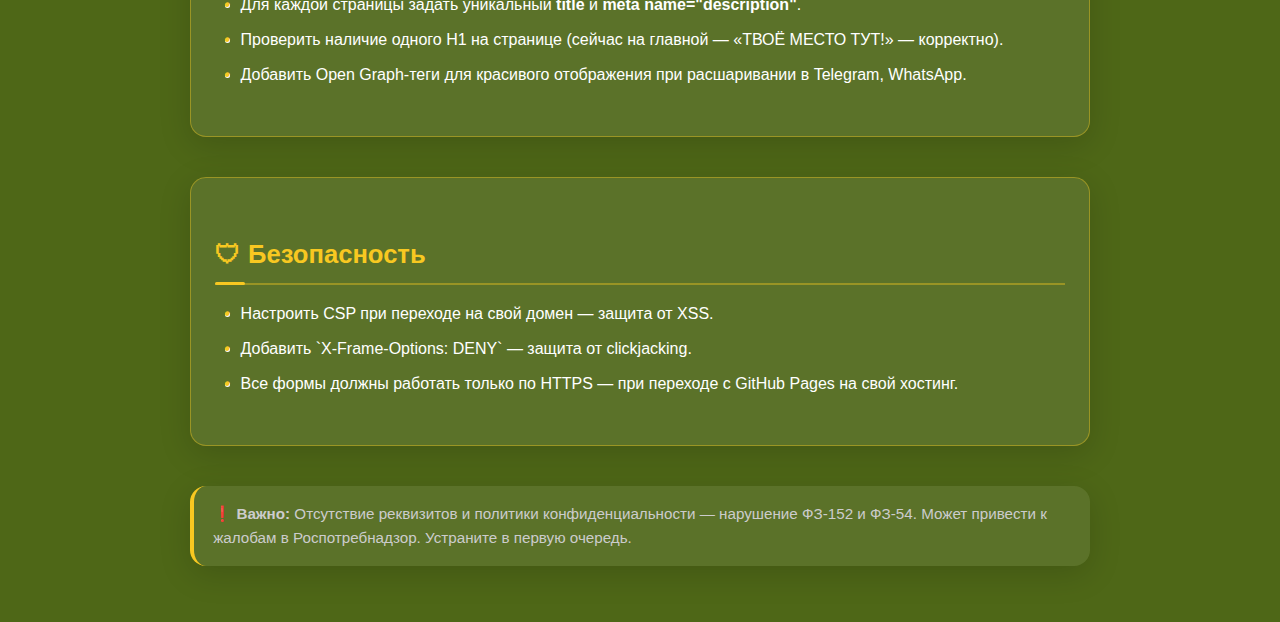
<file: План улучшений.html>
<!DOCTYPE html>
<html lang="ru">
<head>
  <meta charset="UTF-8" />
  <meta name="viewport" content="width=device-width, initial-scale=1.0" />
  <title>📋 План улучшений — Порешаем</title>
  <style>
    /* =============================================================================
       ГЛОБАЛЬНЫЕ ПЕРЕМЕННЫЕ (ВАША ПАЛИТРА)
       ========================================================================== */
    :root {
      --primary-bg: #4E6717;
      --accent: #F8C821;
      --icon: #f8ca21d7;
      --text: #FFFFFF;
      --text-secondary: #CCCCCC;
      --card-bg: rgba(255,255,255,0.08);
      --card-border: rgba(248, 200, 33, 0.4);
      --gradient: linear-gradient(135deg, #4E6717 0%, #5a7a1e 100%);
      --shadow: 0 8px 32px rgba(0, 0, 0, 0.15);
      --border-radius: 16px;
      --transition: all 0.4s ease;
    }

    /* =============================================================================
       СБРОС И БАЗОВЫЕ НАСТРОЙКИ
       ========================================================================== */
    * {
      margin: 0;
      padding: 0;
      box-sizing: border-box;
    }

    html {
      scroll-behavior: smooth;
    }

    body {
      font-family: 'Montserrat', sans-serif;
      background-color: var(--primary-bg);
      color: var(--text);
      line-height: 1.6;
      overflow-x: hidden;
      min-width: 320px;
      padding: 2rem;
    }

    .container {
      max-width: 900px;
      margin: 0 auto;
    }

    h1 {
      font-size: 2.2rem;
      text-align: center;
      margin-bottom: 2rem;
      color: var(--accent);
      font-weight: 600;
      text-shadow: 0 2px 4px rgba(0,0,0,0.3);
    }

    h2 {
      font-size: 1.6rem;
      margin: 2rem 0 1rem;
      color: var(--accent);
      padding-bottom: 0.5rem;
      border-bottom: 2px solid var(--card-border);
      position: relative;
    }

    h2::before {
      content: "";
      position: absolute;
      left: 0;
      bottom: -2px;
      width: 30px;
      height: 3px;
      background: var(--accent);
      border-radius: 3px;
    }

    h3 {
      font-size: 1.3rem;
      margin: 1.5rem 0 0.8rem;
      color: var(--accent);
    }

    p, li {
      margin-bottom: 0.8rem;
    }

    ul {
      padding-left: 1.6rem;
      margin-bottom: 1.5rem;
    }

    li {
      margin-bottom: 0.6rem;
      position: relative;
    }

    li::before {
      content: "•";
      color: var(--accent);
      position: absolute;
      left: -1rem;
      font-weight: bold;
    }

    .section {
      margin-bottom: 2.5rem;
      padding: 1.5rem;
      background: var(--card-bg);
      border: 1px solid var(--card-border);
      border-radius: var(--border-radius);
      box-shadow: var(--shadow);
      transition: var(--transition);
    }

    .section:hover {
      transform: translateY(-2px);
      box-shadow: 0 12px 40px rgba(0,0,0,0.2);
    }

    .note {
      background: var(--card-bg);
      border-left: 4px solid var(--accent);
      padding: 1rem 1.2rem;
      margin: 1.5rem 0;
      font-size: 0.95rem;
      color: var(--text-secondary);
      border-radius: var(--border-radius);
      box-shadow: var(--shadow);
    }

    @media (max-width: 600px) {
      body {
        padding: 1rem;
        font-size: 16px;
      }
      h1 {
        font-size: 1.8rem;
      }
      h2 {
        font-size: 1.4rem;
      }
      .section {
        padding: 1rem;
      }
    }
  </style>
</head>
<body>
  <div class="container">
    <h1>📋 План улучшений — «Порешаем»</h1>

    <div class="section">
      <h2>✅ Доверие и социальное доказательство</h2>
      <ul>
        <li>Добавить фото команды педагогов с именами и краткими био («Педагог с 8 лет стажем», «Специалист по нейропсихологии»).</li>
        <li>Разместить 3–5 отзывов от родителей — с именами и возрастом ребёнка.</li>
        <li>Добавить фото интерьера: классы, зона игр, материалы — чтобы родители видели, где будет их ребёнок.</li>
        <li>Указать образование и сертификаты педагогов — это повышает доверие на 70%.</li>
      </ul>
    </div>

    <div class="section">
      <h2>⚖️ Юридическая корректность</h2>
      <ul>
        <li>Добавить ссылку на «Политику конфиденциальности» в футер всех страниц (сейчас её нет на главной и партнёрской).</li>
        <li>Создать страницу «Пользовательское соглашение» — обязательна при сборе данных через сайт.</li>
        <li>Опубликовать реквизиты: ИП/ООО, полное наименование, ИНН, ОГРН, юридический адрес — в футере или отдельной странице.</li>
        <li>Добавить cookie-уведомление — потребуется при подключении Яндекс.Метрики или Google Analytics.</li>
      </ul>
    </div>

    <div class="section">
      <h2>📞 Контактная информация</h2>
      <ul>
        <li>Заполнить поля: телефон, Telegram, почта — на всех страницах.</li>
        <li>Сделать контакты кликабельными: `tel:+7...`, `mailto:...`, `https://t.me/...`.</li>
        <li>Добавить кнопку «Записаться» в шапке — как на главной — ведущую на форму или Telegram.</li>
      </ul>
    </div>

    <div class="section">
      <h2>🔗 Навигация и структура</h2>
      <ul>
        <li>Добавить в шапку или футер ссылки между страницами (например, «Партнёрам» на главной).</li>
        <li>Сделать единый футер на всех страницах — с контактами, юр. ссылками и кнопкой «Записаться».</li>
      </ul>
    </div>

    <div class="section">
      <h2>🔍 SEO и мета-теги</h2>
      <ul>
        <li>Для каждой страницы задать уникальный <b>title</b> и <b>meta name="description"</b>.</li>
        <li>Проверить наличие одного H1 на странице (сейчас на главной — «ТВОЁ МЕСТО ТУТ!» — корректно).</li>
        <li>Добавить Open Graph-теги для красивого отображения при расшаривании в Telegram, WhatsApp.</li>
      </ul>
    </div>

    <div class="section">
      <h2>🛡 Безопасность</h2>
      <ul>
        <li>Настроить CSP при переходе на свой домен — защита от XSS.</li>
        <li>Добавить `X-Frame-Options: DENY` — защита от clickjacking.</li>
        <li>Все формы должны работать только по HTTPS — при переходе с GitHub Pages на свой хостинг.</li>
      </ul>
    </div>

    <div class="note">
      <strong>❗ Важно:</strong> Отсутствие реквизитов и политики конфиденциальности — нарушение ФЗ-152 и ФЗ-54. Может привести к жалобам в Роспотребнадзор. Устраните в первую очередь.
    </div>

  </div>
</body>
</html>
</file>
<file: promo.css>
/* CSS Variables */
:root {
  --primary-bg: #4E6717;
  --accent: #F8C821;
  --text: #FFFFFF;
  --text-secondary: #CCCCCC;
  --dark-green: #2d3a0f;
  --light-green: #6b8a2a;
  --transition: all 0.3s ease;
}

/* Reset */
* {
  margin: 0;
  padding: 0;
  box-sizing: border-box;
}

html {
  scroll-behavior: smooth;
}

body {
  font-family: 'Montserrat', sans-serif;
  background-color: var(--primary-bg);
  color: var(--text);
  line-height: 1.6;
  overflow-x: hidden;
  position: relative;
  min-height: 100vh;
}

/* Background Stars Animation */
body::before {
  content: '';
  position: fixed;
  top: 0;
  left: 0;
  width: 100%;
  height: 100%;
  background-image: 
    radial-gradient(2px 2px at 10% 20%, white, transparent),
    radial-gradient(2px 2px at 20% 30%, white, transparent),
    radial-gradient(1px 1px at 30% 40%, white, transparent),
    radial-gradient(2px 2px at 40% 50%, white, transparent),
    radial-gradient(1px 1px at 50% 60%, white, transparent),
    radial-gradient(2px 2px at 60% 70%, white, transparent),
    radial-gradient(1px 1px at 70% 80%, white, transparent),
    radial-gradient(2px 2px at 80% 10%, white, transparent),
    radial-gradient(1px 1px at 90% 20%, white, transparent),
    radial-gradient(2px 2px at 15% 50%, white, transparent),
    radial-gradient(1px 1px at 25% 70%, white, transparent),
    radial-gradient(2px 2px at 35% 30%, white, transparent),
    radial-gradient(1px 1px at 45% 80%, white, transparent),
    radial-gradient(2px 2px at 55% 40%, white, transparent),
    radial-gradient(1px 1px at 65% 60%, white, transparent),
    radial-gradient(2px 2px at 75% 25%, white, transparent),
    radial-gradient(1px 1px at 85% 45%, white, transparent),
    radial-gradient(2px 2px at 95% 65%, white, transparent),
    radial-gradient(1px 1px at 5% 85%, white, transparent),
    radial-gradient(2px 2px at 33% 60%, white, transparent),
    radial-gradient(1px 1px at 55% 80%, white, transparent),
    radial-gradient(2px 2px at 77% 15%, white, transparent),
    radial-gradient(1px 1px at 12% 35%, white, transparent),
    radial-gradient(2px 2px at 88% 55%, white, transparent);
  background-size: 200% 200%;
  background-position: 0% 0%;
  animation: starMove 20s linear infinite;
  opacity: 0.7;
  z-index: 0;
  pointer-events: none;
}

@keyframes starMove {
  0% { background-position: 0% 0%; }
  100% { background-position: 100% 100%; }
}

/* Container */
.promo-container {
  max-width: 1200px;
  margin: 0 auto;
  padding: 0 clamp(15px, 4vw, 40px);
  width: 100%;
  position: relative;
  z-index: 1;
}

/* Header */
.promo-header {
  position: fixed;
  top: 0;
  left: 0;
  right: 0;
  background: rgba(78, 103, 23, 0.95);
  backdrop-filter: blur(10px);
  z-index: 1000;
  box-shadow: 0 2px 10px rgba(0, 0, 0, 0.1);
}

.promo-nav-container {
  display: flex;
  justify-content: space-between;
  align-items: center;
  padding: 1rem clamp(15px, 4vw, 40px);
  max-width: 1200px;
  margin: 0 auto;
}

.promo-logo-svg {
  width: 120px;
  height: 55px;
  transition: var(--transition);
}

.promo-logo-svg:hover {
  transform: scale(1.05);
}

.promo-back-link {
  color: var(--text);
  text-decoration: none;
  font-weight: 500;
  display: flex;
  align-items: center;
  gap: 0.5rem;
  transition: var(--transition);
  padding: 0.5rem 1rem;
  border-radius: 8px;
}

.promo-back-link:hover {
  color: var(--accent);
  background: rgba(248, 200, 33, 0.1);
}

/* Hero Section */
.promo-hero {
  position: relative;
  padding: 120px 0 60px;
  text-align: center;
  overflow: hidden;
  min-height: 400px;
  display: flex;
  align-items: center;
  justify-content: center;
}

.promo-hero::after {
  content: '';
  position: absolute;
  top: 0;
  left: 0;
  width: 100%;
  height: 100%;
  background-image: 
    radial-gradient(1px 1px at 20% 30%, rgba(255, 255, 255, 0.8), transparent),
    radial-gradient(1px 1px at 60% 70%, rgba(255, 255, 255, 0.8), transparent),
    radial-gradient(1px 1px at 40% 50%, rgba(255, 255, 255, 0.6), transparent),
    radial-gradient(1px 1px at 80% 20%, rgba(255, 255, 255, 0.8), transparent),
    radial-gradient(1px 1px at 10% 80%, rgba(255, 255, 255, 0.6), transparent),
    radial-gradient(1px 1px at 90% 40%, rgba(255, 255, 255, 0.8), transparent);
  background-size: 100% 100%;
  opacity: 0.5;
  z-index: 0;
  pointer-events: none;
  animation: sparkle 3s ease-in-out infinite;
}

@keyframes sparkle {
  0%, 100% { opacity: 0.3; }
  50% { opacity: 0.8; }
}

.promo-stars {
  position: absolute;
  top: 0;
  left: 0;
  width: 100%;
  height: 100%;
  overflow: hidden;
  z-index: 0;
}

.star {
  position: absolute;
  background: white;
  border-radius: 50%;
  animation: twinkle 3s infinite;
}

.star-1 { width: 4px; height: 4px; top: 10%; left: 10%; animation-delay: 0s; }
.star-2 { width: 3px; height: 3px; top: 20%; left: 80%; animation-delay: 0.5s; }
.star-3 { width: 5px; height: 5px; top: 30%; left: 30%; animation-delay: 1s; }
.star-4 { width: 2px; height: 2px; top: 50%; left: 70%; animation-delay: 1.5s; }
.star-5 { width: 4px; height: 4px; top: 60%; left: 20%; animation-delay: 2s; }
.star-6 { width: 3px; height: 3px; top: 70%; left: 90%; animation-delay: 2.5s; }
.star-7 { width: 4px; height: 4px; top: 80%; left: 50%; animation-delay: 0.3s; }
.star-8 { width: 2px; height: 2px; top: 15%; left: 60%; animation-delay: 1.2s; }
.star-9 { width: 5px; height: 5px; top: 40%; left: 15%; animation-delay: 0.8s; }
.star-10 { width: 3px; height: 3px; top: 85%; left: 75%; animation-delay: 1.8s; }
.star-11 { width: 3px; height: 3px; top: 5%; left: 45%; animation-delay: 0.2s; }
.star-12 { width: 4px; height: 4px; top: 25%; left: 25%; animation-delay: 0.7s; }
.star-13 { width: 2px; height: 2px; top: 35%; left: 85%; animation-delay: 1.3s; }
.star-14 { width: 5px; height: 5px; top: 55%; left: 5%; animation-delay: 1.9s; }
.star-15 { width: 3px; height: 3px; top: 65%; left: 55%; animation-delay: 0.4s; }
.star-16 { width: 4px; height: 4px; top: 75%; left: 35%; animation-delay: 0.9s; }
.star-17 { width: 2px; height: 2px; top: 45%; left: 95%; animation-delay: 1.4s; }
.star-18 { width: 3px; height: 3px; top: 8%; left: 75%; animation-delay: 0.6s; }
.star-19 { width: 4px; height: 4px; top: 18%; left: 50%; animation-delay: 1.1s; }
.star-20 { width: 3px; height: 3px; top: 88%; left: 40%; animation-delay: 1.6s; }

@keyframes twinkle {
  0%, 100% { opacity: 0.3; transform: scale(1); }
  50% { opacity: 1; transform: scale(1.2); }
}

/* Падающий снег */
.snow-container {
  position: absolute;
  top: 0;
  left: 0;
  width: 100%;
  height: 100%;
  overflow: hidden;
  z-index: 0;
  pointer-events: none;
}

.snowflake {
  position: absolute;
  color: white;
  font-size: 1.5em;
  font-family: Arial, sans-serif;
  text-shadow: 0 0 5px rgba(255, 255, 255, 0.8);
  animation: snowfall linear infinite;
  opacity: 0.8;
}

.snowflake-1 { left: 5%; animation-duration: 10s; animation-delay: 0s; font-size: 1em; }
.snowflake-2 { left: 10%; animation-duration: 12s; animation-delay: 1s; font-size: 1.2em; }
.snowflake-3 { left: 15%; animation-duration: 14s; animation-delay: 2s; font-size: 0.9em; }
.snowflake-4 { left: 20%; animation-duration: 11s; animation-delay: 0.5s; font-size: 1.3em; }
.snowflake-5 { left: 25%; animation-duration: 13s; animation-delay: 1.5s; font-size: 1.1em; }
.snowflake-6 { left: 30%; animation-duration: 15s; animation-delay: 2.5s; font-size: 0.8em; }
.snowflake-7 { left: 35%; animation-duration: 10.5s; animation-delay: 0.3s; font-size: 1.4em; }
.snowflake-8 { left: 40%; animation-duration: 12.5s; animation-delay: 1.2s; font-size: 1em; }
.snowflake-9 { left: 45%; animation-duration: 14.5s; animation-delay: 2.2s; font-size: 1.2em; }
.snowflake-10 { left: 50%; animation-duration: 11.5s; animation-delay: 0.7s; font-size: 0.9em; }
.snowflake-11 { left: 55%; animation-duration: 13.5s; animation-delay: 1.7s; font-size: 1.3em; }
.snowflake-12 { left: 60%; animation-duration: 10.8s; animation-delay: 0.4s; font-size: 1.1em; }
.snowflake-13 { left: 65%; animation-duration: 12.8s; animation-delay: 1.4s; font-size: 0.8em; }
.snowflake-14 { left: 70%; animation-duration: 14.8s; animation-delay: 2.4s; font-size: 1.4em; }
.snowflake-15 { left: 75%; animation-duration: 11.2s; animation-delay: 0.6s; font-size: 1em; }
.snowflake-16 { left: 80%; animation-duration: 13.2s; animation-delay: 1.6s; font-size: 1.2em; }
.snowflake-17 { left: 85%; animation-duration: 15.2s; animation-delay: 2.6s; font-size: 0.9em; }
.snowflake-18 { left: 90%; animation-duration: 10.3s; animation-delay: 0.2s; font-size: 1.3em; }
.snowflake-19 { left: 95%; animation-duration: 12.3s; animation-delay: 1.3s; font-size: 1.1em; }
.snowflake-20 { left: 7%; animation-duration: 14.3s; animation-delay: 2.3s; font-size: 0.8em; }
.snowflake-21 { left: 12%; animation-duration: 11.7s; animation-delay: 0.8s; font-size: 1.4em; }
.snowflake-22 { left: 17%; animation-duration: 13.7s; animation-delay: 1.8s; font-size: 1em; }
.snowflake-23 { left: 22%; animation-duration: 15.7s; animation-delay: 2.8s; font-size: 1.2em; }
.snowflake-24 { left: 27%; animation-duration: 10.9s; animation-delay: 0.1s; font-size: 0.9em; }
.snowflake-25 { left: 32%; animation-duration: 12.9s; animation-delay: 1.1s; font-size: 1.3em; }
.snowflake-26 { left: 37%; animation-duration: 14.9s; animation-delay: 2.1s; font-size: 1.1em; }
.snowflake-27 { left: 42%; animation-duration: 11.1s; animation-delay: 0.9s; font-size: 0.8em; }
.snowflake-28 { left: 47%; animation-duration: 13.1s; animation-delay: 1.9s; font-size: 1.4em; }
.snowflake-29 { left: 52%; animation-duration: 15.1s; animation-delay: 2.9s; font-size: 1em; }
.snowflake-30 { left: 57%; animation-duration: 10.6s; animation-delay: 0.6s; font-size: 1.2em; }

@keyframes snowfall {
  0% {
    transform: translateY(-100vh) rotate(0deg);
    opacity: 0;
  }
  10% {
    opacity: 0.8;
  }
  90% {
    opacity: 0.8;
  }
  100% {
    transform: translateY(100vh) rotate(360deg);
    opacity: 0;
  }
}

/* Снег для всей страницы */
.snow-container-full {
  position: fixed;
  top: 0;
  left: 0;
  width: 100%;
  height: 100%;
  overflow: hidden;
  z-index: 999;
  pointer-events: none;
}

.snowflake-full {
  position: absolute;
  color: white;
  font-size: 1em;
  font-family: Arial, sans-serif;
  text-shadow: 0 0 3px rgba(255, 255, 255, 0.6);
  animation: snowfallFull linear infinite;
  opacity: 0.6;
}

.snowflake-f-1 { left: 3%; animation-duration: 18s; animation-delay: 0s; font-size: 0.7em; }
.snowflake-f-2 { left: 8%; animation-duration: 20s; animation-delay: 2s; font-size: 0.9em; }
.snowflake-f-3 { left: 13%; animation-duration: 16s; animation-delay: 1s; font-size: 0.8em; }
.snowflake-f-4 { left: 18%; animation-duration: 22s; animation-delay: 3s; font-size: 1em; }
.snowflake-f-5 { left: 23%; animation-duration: 19s; animation-delay: 0.5s; font-size: 0.7em; }
.snowflake-f-6 { left: 28%; animation-duration: 21s; animation-delay: 2.5s; font-size: 0.9em; }
.snowflake-f-7 { left: 33%; animation-duration: 17s; animation-delay: 1.5s; font-size: 0.8em; }
.snowflake-f-8 { left: 38%; animation-duration: 23s; animation-delay: 3.5s; font-size: 1em; }
.snowflake-f-9 { left: 43%; animation-duration: 18.5s; animation-delay: 0.3s; font-size: 0.7em; }
.snowflake-f-10 { left: 48%; animation-duration: 20.5s; animation-delay: 2.3s; font-size: 0.9em; }
.snowflake-f-11 { left: 53%; animation-duration: 16.5s; animation-delay: 1.3s; font-size: 0.8em; }
.snowflake-f-12 { left: 58%; animation-duration: 22.5s; animation-delay: 3.3s; font-size: 1em; }
.snowflake-f-13 { left: 63%; animation-duration: 19.5s; animation-delay: 0.7s; font-size: 0.7em; }
.snowflake-f-14 { left: 68%; animation-duration: 21.5s; animation-delay: 2.7s; font-size: 0.9em; }
.snowflake-f-15 { left: 73%; animation-duration: 17.5s; animation-delay: 1.7s; font-size: 0.8em; }

@keyframes snowfallFull {
  0% {
    transform: translateY(-100vh) rotate(0deg) translateX(0);
    opacity: 0;
  }
  10% {
    opacity: 0.6;
  }
  50% {
    transform: translateX(20px);
  }
  90% {
    opacity: 0.6;
  }
  100% {
    transform: translateY(100vh) rotate(360deg) translateX(-20px);
    opacity: 0;
  }
}

.promo-hero-content {
  position: relative;
  z-index: 1;
  width: 100%;
}

.promo-logo-banner {
  margin-bottom: 2rem;
}

.promo-logo-main {
  margin-bottom: 1.5rem;
  display: flex;
  margin-top: 20px;
  justify-content: center;
  align-items: center;
}

.promo-logo-image {
  width: clamp(260px, 40vw, 400px);
  height: auto;
  margin-top: 20px;
  max-width: 100%;
  filter: drop-shadow(2px 2px 8px rgba(0, 0, 0, 0.3));
  animation: logoFloat 3s ease-in-out infinite;
}

@keyframes logoFloat {
  0%, 100% {
    transform: translateY(0);
  }
  50% {
    transform: translateY(-10px);
  }
}

.promo-banner-ribbon {
  display: inline-block;
  background: var(--text);
  color: var(--primary-bg);
  padding: 0.3rem 1.2rem;
  border-radius: 0px;
  font-size: clamp(1.3rem, 3.2vw, 2rem);
  font-weight: 700;
  position: relative;
  box-shadow: 0 4px 15px rgba(0, 0, 0, 0.2);
}

.promo-banner-ribbon::before,
.promo-banner-ribbon::after {
  content: '';
  position: absolute;
  top: 50%;
  transform: translateY(-50%);
  width: 0;
  height: 0;
  border-style: solid;
}

.promo-banner-ribbon::before {
  left: -15px;
  border-width: 15px 15px 15px 0;
  border-color: transparent var(--text) transparent transparent;
}

.promo-banner-ribbon::after {
  right: -15px;
  border-width: 15px 0 15px 15px;
  border-color: transparent transparent transparent var(--text);
}

.promo-info-box {
  display: flex;
  flex-direction: column;
  align-items: center;
  gap: 1.5rem;
  margin-top: 2rem;
}

.promo-age-badge {
  display: flex;
  align-items: center;
  gap: 0.5rem;
  font-size: clamp(1.1rem, 2.5vw, 1.5rem);
}

.promo-label {
  color: var(--text);
}

.promo-age-value {
  color: var(--accent);
  font-weight: 700;
  font-size: 1.2em;
}

.promo-time-slots {
  display: flex;
  gap: 2rem;
  flex-wrap: wrap;
  justify-content: center;
}

.promo-time-slot {
  display: flex;
  align-items: center;
  gap: 0.5rem;
  background: rgba(255, 255, 255, 0.1);
  padding: 0.8rem 1.5rem;
  border-radius: 25px;
  font-size: clamp(1rem, 2vw, 1.3rem);
  backdrop-filter: blur(10px);
  border: 1px solid rgba(255, 255, 255, 0.2);
}

.promo-time-slot i {
  color: var(--accent);
}

/* Activities Section */
.promo-activities {
  padding: 60px 0;
  position: relative;
  z-index: 1;
  overflow: hidden;
}

.promo-activities::before {
  content: '';
  position: absolute;
  top: 0;
  left: 0;
  width: 100%;
  height: 100%;
  background-image: 
    radial-gradient(1px 1px at 15% 25%, rgba(255, 255, 255, 0.4), transparent),
    radial-gradient(1px 1px at 45% 65%, rgba(255, 255, 255, 0.4), transparent),
    radial-gradient(1px 1px at 75% 35%, rgba(255, 255, 255, 0.4), transparent);
  background-size: 100% 100%;
  opacity: 0.3;
  z-index: 0;
  pointer-events: none;
}

.promo-activities-list {
  display: flex;
  flex-direction: column;
  gap: 1.5rem;
  max-width: 800px;
  margin: 0 auto;
  position: relative;
  z-index: 1;
}

.promo-activity-item {
  display: flex;
  align-items: center;
  gap: 1rem;
  padding: 1.5rem;
  background: rgba(255, 255, 255, 0.05);
  border-radius: 15px;
  border: 1px dashed rgba(255, 255, 255, 0.3);
  font-size: clamp(1rem, 2vw, 1.2rem);
  transition: var(--transition);
}

.promo-activity-item:hover {
  background: rgba(255, 255, 255, 0.1);
  transform: translateX(5px);
}

.promo-activity-item i {
  color: var(--accent);
  font-size: 1.5em;
  flex-shrink: 0;
}

.promo-activity-item.highlight {
  background: rgba(248, 200, 33, 0.15);
  border-color: var(--accent);
}

.promo-activity-item.highlight strong {
  color: var(--accent);
}

/* Schedule Section */
.promo-schedule {
  padding: 60px 0;
  position: relative;
  z-index: 1;
  overflow: hidden;
}

.promo-schedule::before {
  content: '';
  position: absolute;
  top: 0;
  left: 0;
  width: 100%;
  height: 100%;
  background-image: 
    radial-gradient(1px 1px at 20% 30%, rgba(255, 255, 255, 0.3), transparent),
    radial-gradient(1px 1px at 60% 70%, rgba(255, 255, 255, 0.3), transparent),
    radial-gradient(1px 1px at 80% 20%, rgba(255, 255, 255, 0.3), transparent);
  background-size: 100% 100%;
  opacity: 0.3;
  z-index: 0;
  pointer-events: none;
}

.promo-schedule-header {
  text-align: center;
  margin-bottom: 3rem;
}

.promo-section-title {
  font-size: clamp(2rem, 5vw, 3rem);
  font-weight: 700;
  color: var(--text);
  margin-bottom: 1rem;
  text-shadow: 2px 2px 4px rgba(0, 0, 0, 0.3);
}

.promo-schedule-grid {
  display: grid;
  grid-template-columns: repeat(3, 1fr);
  gap: 1.5rem;
  max-width: 1200px;
  margin: 0 auto;
}

.promo-schedule-day {
  background: rgba(255, 255, 255, 0.05);
  border: 2px dashed rgba(255, 255, 255, 0.3);
  border-radius: 15px;
  padding: 1.5rem;
  transition: var(--transition);
  position: relative;
  overflow: hidden;
}

.promo-schedule-day::before {
  content: '';
  position: absolute;
  top: 0;
  left: 0;
  width: 100%;
  height: 100%;
  background: linear-gradient(135deg, rgba(248, 200, 33, 0.1) 0%, transparent 100%);
  opacity: 0;
  transition: var(--transition);
}

.promo-schedule-day:hover {
  background: rgba(255, 255, 255, 0.1);
  border-color: var(--accent);
  transform: translateY(-5px);
  box-shadow: 0 10px 30px rgba(0, 0, 0, 0.3);
}

.promo-schedule-day:hover::before {
  opacity: 1;
}

.promo-dates-inline {
  margin-top: 1.9rem;
  text-align: center;
  position: relative;
  z-index: 1;
  display: inline-flex;
  align-items: baseline;
  gap: 0.3rem;
  flex-wrap: nowrap;
  justify-content: center;
  width: 100%;
}

.promo-dates-inline .promo-dates-from,
.promo-dates-inline .promo-dates-to {
  font-size: clamp(2.5rem, 7vw, 5rem);
  font-weight: 700;
  color: var(--text);
  text-shadow: 2px 2px 4px rgba(0, 0, 0, 0.3);
  line-height: 1;
  white-space: nowrap;
}

.promo-dates-inline .promo-dates-month {
  font-size: clamp(1.8rem, 5vw, 3.5rem);
  font-weight: 700;
  color: var(--text);
  text-shadow: 2px 2px 4px rgba(0, 0, 0, 0.3);
  line-height: 1;
  white-space: nowrap;
}

.promo-day-header {
  display: flex;
  justify-content: space-between;
  align-items: center;
  margin-bottom: 1rem;
  padding-bottom: 0.5rem;
  border-bottom: 1px dashed rgba(255, 255, 255, 0.3);
}

.promo-day-name {
  font-size: 1.2rem;
  font-weight: 700;
  color: var(--accent);
}

.promo-day-date {
  font-size: 1rem;
  color: var(--text-secondary);
}

.promo-day-content {
  position: relative;
  z-index: 1;
}

.promo-main-activity {
  margin-bottom: 1rem;
}

.promo-main-activity h3 {
  font-size: clamp(1.1rem, 2.5vw, 1.4rem);
  font-weight: 600;
  color: var(--text);
  line-height: 1.4;
}

.promo-master-class {
  display: flex;
  flex-direction: column;
  gap: 0.3rem;
  padding-top: 1rem;
  border-top: 1px dashed rgba(255, 255, 255, 0.2);
}

.promo-master-label {
  font-size: 0.9rem;
  color: var(--text-secondary);
  font-weight: 500;
}

.promo-master-name {
  font-size: clamp(1rem, 2vw, 1.2rem);
  color: var(--accent);
  font-weight: 600;
}

/* Info Section */
.promo-info-section {
  padding: 60px 0;
  position: relative;
  z-index: 1;
}

.promo-info-box-content {
  background: rgba(107, 138, 42, 0.3);
  border-radius: 20px;
  padding: 2rem;
  display: flex;
  flex-direction: column;
  gap: 1.5rem;
  max-width: 900px;
  margin: 0 auto;
  border: 1px solid rgba(248, 200, 33, 0.3);
}

.promo-info-item {
  display: flex;
  align-items: flex-start;
  gap: 1rem;
}

.promo-info-item i {
  color: var(--accent);
  font-size: 1.5em;
  flex-shrink: 0;
  margin-top: 0.2rem;
}

.promo-info-item p {
  font-size: clamp(1rem, 2vw, 1.1rem);
  color: var(--text);
  line-height: 1.6;
  margin: 0;
}

.promo-info-item strong {
  color: var(--accent);
}


/* Contact Section */
.promo-contact {
  padding: 60px 0;
  position: relative;
  z-index: 1;
}

.promo-contact-content {
  display: flex;
  flex-direction: column;
  gap: 2rem;
  max-width: 600px;
  margin: 0 auto;
}

.promo-contact-item {
  display: flex;
  align-items: center;
  gap: 1.5rem;
  padding: 1.5rem;
  background: rgba(255, 255, 255, 0.05);
  border-radius: 15px;
  border: 1px solid rgba(255, 255, 255, 0.1);
  transition: var(--transition);
}

.promo-contact-item:hover {
  background: rgba(255, 255, 255, 0.1);
  transform: translateX(5px);
}

.promo-contact-item i {
  color: var(--accent);
  font-size: 1.8em;
  flex-shrink: 0;
}

.promo-contact-details {
  display: flex;
  flex-direction: column;
  gap: 0.3rem;
}

.promo-contact-label {
  font-size: 0.9rem;
  color: var(--text-secondary);
}

.promo-contact-value {
  font-size: clamp(1.1rem, 2.5vw, 1.3rem);
  color: var(--text);
  font-weight: 600;
}

.promo-contact-phone {
  font-size: clamp(1.1rem, 2.5vw, 1.3rem);
  color: var(--accent);
  text-decoration: none;
  font-weight: 700;
  transition: var(--transition);
}

.promo-contact-phone:hover {
  color: var(--text);
  text-decoration: underline;
}

/* CTA Section */
.promo-cta {
  padding: 60px 0;
  position: relative;
  z-index: 1;
}

.promo-cta-content {
  text-align: center;
}

.promo-cta-button {
  display: inline-flex;
  align-items: center;
  gap: 1rem;
  background: var(--accent);
  color: var(--primary-bg);
  padding: 1.2rem 3rem;
  border-radius: 50px;
  text-decoration: none;
  font-size: clamp(1.1rem, 2.5vw, 1.4rem);
  font-weight: 700;
  transition: var(--transition);
  box-shadow: 0 4px 15px rgba(248, 200, 33, 0.4);
  position: relative;
  overflow: hidden;
}

.promo-cta-button::before {
  content: '';
  position: absolute;
  top: 0;
  left: -100%;
  width: 100%;
  height: 100%;
  background: linear-gradient(90deg, transparent, rgba(255, 255, 255, 0.3), transparent);
  transition: left 0.5s;
}

.promo-cta-button:hover::before {
  left: 100%;
}

.promo-cta-button:hover {
  transform: translateY(-3px);
  box-shadow: 0 6px 20px rgba(248, 200, 33, 0.6);
}

.promo-cta-button i {
  transition: var(--transition);
}

.promo-cta-button:hover i {
  transform: translateX(5px);
}

/* Footer */
.promo-footer {
  padding: 40px 0;
  text-align: center;
  border-top: 1px solid rgba(255, 255, 255, 0.1);
  position: relative;
  z-index: 1;
}

.promo-footer p {
  margin-bottom: 0.5rem;
  color: var(--text-secondary);
  font-size: 0.9rem;
}

.promo-footer a {
  color: var(--accent);
  text-decoration: none;
  transition: var(--transition);
}

.promo-footer a:hover {
  color: var(--text);
  text-decoration: underline;
}

/* Responsive Design */
@media (max-width: 768px) {
  .promo-hero {
    padding: 100px 0 40px;
    min-height: 300px;
  }

  .promo-title-main {
    font-size: 2.5rem;
  }

  .promo-banner-ribbon {
    padding: 0.8rem 2rem;
    font-size: clamp(1.3rem, 4vw, 1.5rem);
  }

  .promo-banner-ribbon::before {
    left: -12px;
    border-width: 12px 12px 12px 0;
  }

  .promo-banner-ribbon::after {
    right: -12px;
    border-width: 12px 0 12px 12px;
  }

  .promo-time-slots {
    flex-direction: column;
    gap: 1rem;
    align-items: center;
  }

  .promo-time-slot {
    justify-content: center;
    width: auto;
    font-size: 1.1rem;
  }

  .promo-schedule-grid {
    grid-template-columns: 1fr;
    gap: 1rem;
  }
  
  .promo-dates-inline {
    flex-wrap: wrap;
    gap: 0.5rem;
  }
  
  .promo-dates-inline .promo-dates-from,
  .promo-dates-inline .promo-dates-to {
    font-size: 2.1rem;
  }
  
  .promo-dates-inline .promo-dates-month {
    font-size: 1.5rem;
  }

  .promo-info-box-content {
    padding: 1.5rem;
  }

  .promo-dates-text {
    flex-direction: column;
    align-items: center;
  }

  .promo-contact-content {
    gap: 1rem;
  }

  .promo-cta-button {
    padding: 1rem 2rem;
    width: 100%;
    max-width: 300px;
    justify-content: center;
  }

  .promo-nav-container {
    padding: 1rem 15px;
  }

  .promo-back-link {
    font-size: 0.9rem;
    padding: 0.4rem 0.8rem;
  }

  .promo-logo-svg {
    width: 100px;
    height: 45px;
  }
}

@media (max-width: 480px) {
  .promo-title-main {
    font-size: 2rem;
  }

  .promo-banner-ribbon {
    padding: 0.4rem 1rem;
    font-size: clamp(1.2rem, 3.5vw, 1.3rem);
  }

  .promo-banner-ribbon::before {
    left: -10px;
    border-width: 10px 10px 10px 0;
  }

  .promo-banner-ribbon::after {
    right: -10px;
    border-width: 10px 0 10px 10px;
  }

  .promo-schedule-day {
    padding: 1rem;
  }

  .promo-info-box-content {
    padding: 1rem;
  }

  .promo-activity-item {
    padding: 1rem;
    flex-direction: column;
    text-align: center;
  }

  .promo-contact-item {
    flex-direction: column;
    text-align: center;
  }
}

/* Print Styles */
@media print {
  .promo-header,
  .promo-footer,
  .promo-cta {
    display: none;
  }

  body {
    background: white;
    color: black;
  }

  .promo-schedule-day {
    border: 1px solid #ccc;
    page-break-inside: avoid;
  }
}
</file>
<file: summer-camp.css>
/* CSS Variables - Summer Theme */
:root {
  --primary-bg: #4A90E2;
  --primary-dark: #2E5C8A;
  --primary-light: #7AB8E8;
  --accent: #F8C821;
  --accent-hover: #E6B400;
  --secondary: #FF8C42;
  --green: #6b8a2a;
  --text: #FFFFFF;
  --text-secondary: #E0F0FF;
  --text-dark: #1A3A5C;
  --transition: all 0.3s ease;
  --card-radius: 16px;
  --shadow: 0 8px 25px rgba(0, 0, 0, 0.15);
}

/* Reset */
* { margin: 0; padding: 0; box-sizing: border-box; }
html { scroll-behavior: smooth; }

body {
  font-family: 'Montserrat', sans-serif;
  background: linear-gradient(135deg, var(--primary-bg) 0%, var(--primary-dark) 100%);
  color: var(--text);
  line-height: 1.6;
  overflow-x: hidden;
  position: relative;
  min-height: 100vh;
}

/* ========== PRELOADER ========== */
.preloader {
  position: fixed;
  top: 0; left: 0;
  width: 100%; height: 100%;
  background: linear-gradient(135deg, var(--primary-dark) 0%, var(--primary-bg) 100%);
  display: flex;
  align-items: center;
  justify-content: center;
  z-index: 9999;
  transition: opacity 0.5s ease, visibility 0.5s ease;
}

.preloader-hiding {
  opacity: 0;
  visibility: hidden;
  pointer-events: none;
}

.preloader-content {
  text-align: center;
  padding: 2rem;
  max-width: 400px;
  width: 90%;
}

.preloader-logo-image {
  width: clamp(230px, 35vw, 290px);
  height: auto;
  margin-bottom: 2.5rem;
  filter: drop-shadow(0 6px 25px rgba(0,0,0,0.3));
  animation: preloaderLogoFloat 3s ease-in-out infinite;
}

@keyframes preloaderLogoFloat {
  0%, 100% { transform: scale(1); }
  50% { transform: scale(1.1); }
}

/* Progress Bar */
.preloader-progress-wrapper {
  position: relative;
  width: 100%;
  max-width: 320px;
  margin: 0 auto 1.5rem;
}

.preloader-progress-bar {
  width: 100%;
  height: 6px;
  background: rgba(255, 255, 255, 0.2);
  border-radius: 3px;
  overflow: hidden;
  position: relative;
}

.preloader-progress-fill {
  height: 100%;
  width: 0%;
  background: linear-gradient(90deg, var(--accent), var(--secondary));
  border-radius: 3px;
  transition: width 0.1s linear;
  position: relative;
}

.preloader-progress-fill::after {
  content: '';
  position: absolute;
  top: 0; left: 0; right: 0; bottom: 0;
  background: linear-gradient(90deg, transparent, rgba(255,255,255,0.4), transparent);
  animation: progressShine 8s infinite;
  opacity: 0;
}

.preloader-progress-fill.active::after {
  opacity: 1;
}

@keyframes progressShine {
  0% { transform: translateX(-100%); }
  100% { transform: translateX(100%); }
}

.preloader-progress-text {
  position: absolute;
  top: -25px;
  right: 44%;
  font-size: 0.95rem;
  font-weight: 600;
  color: var(--accent);
}

.preloader-text {
  font-size: clamp(0.95rem, 2.5vw, 1.1rem);
  color: var(--text-secondary);
  font-weight: 400;
  animation: preloaderTextPulse 2s ease-in-out infinite;
}

@keyframes preloaderTextPulse {
  0%, 100% { opacity: 0.5; }
  50% { opacity: 1; }
}

/* Скрываем контент пока идёт загрузка */
body.preloader-active .promo-header,
body.preloader-active .promo-hero,
body.preloader-active .promo-flip,
body.preloader-active .promo-activities,
body.preloader-active .promo-schedule,
body.preloader-active .promo-info-section,
body.preloader-active .promo-price,
body.preloader-active .promo-contact,
body.preloader-active .promo-cta,
body.preloader-active .promo-footer {
  opacity: 0;
  visibility: hidden;
  transition: opacity 0.6s ease, visibility 0.6s ease;
}

body.preloader-loaded .promo-header,
body.preloader-loaded .promo-hero,
body.preloader-loaded .promo-flip,
body.preloader-loaded .promo-activities,
body.preloader-loaded .promo-schedule,
body.preloader-loaded .promo-info-section,
body.preloader-loaded .promo-price,
body.preloader-loaded .promo-contact,
body.preloader-loaded .promo-cta,
body.preloader-loaded .promo-footer {
  opacity: 1;
  visibility: visible;
}

/* Каскадное появление секций */
body.preloader-loaded .promo-hero { transition-delay: 0.1s; }
body.preloader-loaded .promo-flip { transition-delay: 0.2s; }
body.preloader-loaded .promo-activities { transition-delay: 0.3s; }
body.preloader-loaded .promo-schedule { transition-delay: 0.4s; }
body.preloader-loaded .promo-info-section { transition-delay: 0.5s; }
body.preloader-loaded .promo-price { transition-delay: 0.6s; }
body.preloader-loaded .promo-contact { transition-delay: 0.7s; }
body.preloader-loaded .promo-cta { transition-delay: 0.8s; }
body.preloader-loaded .promo-footer { transition-delay: 0.9s; }

/* ========== OPTIMIZED ANIMATIONS ========== */
.cloud, .float-item, .sun-ray {
  will-change: transform, opacity;
  transform: translateZ(0);
  backface-visibility: hidden;
  perspective: 1000px;
}

/* Animated Sky Background */
body::before {
  content: '';
  position: fixed;
  top: 0; left: 0;
  width: 100%; height: 100%;
  background-image: 
    radial-gradient(2px 2px at 20% 30%, rgba(255,255,255,0.4), transparent),
    radial-gradient(1px 1px at 40% 60%, rgba(255,255,255,0.3), transparent),
    radial-gradient(2px 2px at 70% 20%, rgba(255,255,255,0.4), transparent),
    radial-gradient(1px 1px at 85% 50%, rgba(255,255,255,0.3), transparent),
    radial-gradient(2px 2px at 15% 80%, rgba(255,255,255,0.4), transparent);
  background-size: 200% 200%;
  animation: skyShimmer 25s linear infinite;
  opacity: 0.6;
  z-index: 0;
  pointer-events: none;
}

@keyframes skyShimmer {
  0% { background-position: 0% 50%; }
  50% { background-position: 100% 50%; }
  100% { background-position: 0% 50%; }
}

/* Container */
.promo-container {
  max-width: 1200px;
  margin: 0 auto;
  padding: 0 clamp(15px, 4vw, 40px);
  width: 100%;
  position: relative;
  z-index: 1;
}

/* Header */
.promo-header {
  position: fixed;
  top: 0; left: 0; right: 0;
  background: rgba(74, 144, 226, 0.95);
  backdrop-filter: blur(10px);
  z-index: 1000;
  box-shadow: 0 2px 15px rgba(0, 0, 0, 0.1);
}

.promo-nav-container {
  display: flex;
  justify-content: space-between;
  align-items: center;
  padding: 1rem clamp(15px, 4vw, 40px);
  max-width: 1200px;
  margin: 0 auto;
}

.promo-logo-svg {
  width: 120px;
  height: 55px;
  transition: var(--transition);
  filter: drop-shadow(0 2px 4px rgba(0,0,0,0.1));
}

.promo-logo-svg:hover { transform: scale(1.05); }

.promo-back-link {
  color: var(--text);
  text-decoration: none;
  font-weight: 500;
  display: flex;
  align-items: center;
  gap: 0.5rem;
  transition: var(--transition);
  padding: 0.5rem 1rem;
  border-radius: 8px;
}

.promo-back-link:hover {
  color: var(--accent);
  background: rgba(248, 200, 33, 0.15);
}

/* Hero Section */
.promo-hero {
  position: relative;
  padding: 120px 0 60px;
  text-align: center;
  overflow: hidden;
  min-height: 400px;
  display: flex;
  align-items: center;
  justify-content: center;
}

.promo-sun-rays {
  position: absolute;
  top: 0; left: 0;
  width: 100%; height: 800px;
  background: radial-gradient(circle, rgba(248,200,33,0.12) 0%, transparent 75%);
  border-radius: 50%;
  animation: sunPulse 10s ease-in-out infinite;
  z-index: 0;
  pointer-events: none;
}

@keyframes sunPulse {
  0%, 100% { opacity: 0.5; }
  50% { opacity: 0.75; }
}

.sun-ray {
  position: absolute;
  width: 350px;
  height: 350px;
  background: linear-gradient(to bottom, rgba(252, 255, 220, 0.473) 60%, transparent 100%);
  border-radius: 100%;
  animation: rayShine 6s ease-in-out infinite;
  opacity: 0;
  animation-fill-mode: forwards;
  left: 0;
  top: 0;
}

/*
  Лучи располагаются равномерно по X между краями,
  и их "top" теперь гораздо более изогнут (более выраженный параболический контур).
  Задано вручную для 8 лучей.
*/
.sun-ray-1 { left: 0%;    top: 65%; transform: rotate(-24deg); animation-delay: 0s;     background-image: url('asset/svg/top1.png'); }
.sun-ray-2 { left: 14.3%; top: 45%; transform: rotate(-16deg); animation-delay: 0.18s;  background-image: url('asset/svg/top1.png'); }
.sun-ray-3 { left: 28.6%; top: 30%; transform: rotate(-8deg);  animation-delay: 0.36s;  background-image: url('asset/svg/bottom2.png'); }
.sun-ray-4 { left: 42.9%; top: 20%; transform: rotate(0deg);   animation-delay: 0.54s;  background-image: url('asset/svg/top1.png'); }
.sun-ray-5 { left: 57.2%; top: 20%; transform: rotate(8deg);   animation-delay: 0.72s;  background-image: url('asset/svg/bottom2.png'); }
.sun-ray-6 { left: 71.5%; top: 30%; transform: rotate(16deg);  animation-delay: 0.90s;  background-image: url('asset/svg/top1.png'); }
.sun-ray-7 { left: 85.8%; top: 45%; transform: rotate(24deg);  animation-delay: 1.08s;  background-image: url('asset/svg/bottom2.png'); }
.sun-ray-8 { left: 100%;  top: 65%; transform: rotate(32deg);  animation-delay: 1.26s;  background-image: url('asset/svg/bottom.png'); }

.sun-ray img {
  display: block;
  max-width: 100%;
  max-height: 100%;
  width: 100%;
  height: 100%;
  object-fit: cover;
  pointer-events: none;
  user-select: none;
}

@keyframes rayShine {
  0%   { opacity: 0; }
  20%  { opacity: 0.7; }
  50%  { opacity: 0; }
  80%  { opacity: 0.8; }
  100% { opacity: 0; }
}

/* ========== OPTIMIZED CLOUDS - 5 крупных ========== */
.clouds-container {
  position: absolute;
  top: 0; left: 0;
  width: 100%; height: 100%;
  overflow: hidden;
  z-index: 0;
  pointer-events: none;
}

.cloud {
  position: absolute;
  font-size: 5em;
  color: rgba(255, 255, 255, 0.95);
  text-shadow: 0 4px 20px rgba(0, 0, 0, 0.15);
  animation: cloudFloat linear infinite;
  opacity: 0;
  animation-fill-mode: forwards;
}

.cloud-1 { top: 15%; left: -25%; font-size: 6em; opacity: 0.95; animation-duration: 46s; z-index: 1; }
.cloud-2 { top: 40%; left: -30%; font-size: 5em; opacity: 0.7; animation-duration: 37s; z-index: 2; }
.cloud-3 { top: 25%; left: -20%; font-size: 5.5em; opacity: 0.85; animation-duration: 26s; z-index: 1; }
.cloud-4 { top: 55%; left: -35%; font-size: 4.5em; opacity: 0.55; animation-duration: 58s; z-index: 3; }
.cloud-5 { top: 35%; left: -15%; font-size: 5.2em; opacity: 0.75; animation-duration: 47s; z-index: 2; }

@keyframes cloudFloat {
  0% {
    transform: translateX(0) translateY(0) scale(0.95);
    opacity: 0;
  }
  3% { opacity: 0.7; }
  97% { opacity: 0.7; }
  100% {
    transform: translateX(calc(100vw + 400px)) translateY(20px) scale(1.05);
    opacity: 0;
  }
}

/* ========== FLOATING ELEMENTS - 3 крупных ========== */
.floating-elements {
  position: absolute;
  top: 0; left: 0;
  width: 100%; height: 100%;
  overflow: hidden;
  z-index: 0;
  pointer-events: none;
}

.float-item {
  position: absolute;
  font-size: 3.5em;
  animation: floatAround 40s ease-in-out infinite;
  opacity: 0;
  animation-fill-mode: forwards;
}

.float-1 { top: 25%; left: -15%; animation-duration: 45s; font-size: 4em; opacity: 0.9; }
.float-2 { top: 55%; left: -20%; animation-duration: 52s; font-size: 3.5em; opacity: 0.7; }
.float-3 { top: 40%; left: -25%; animation-duration: 48s; font-size: 3.8em; opacity: 0.8; }

@keyframes floatAround {
  0% {
    transform: translate(0, 0) rotate(0deg) scale(0.9);
    opacity: 0;
  }
  4% { opacity: 0.85; }
  50% { transform: translate(200px, -40px) rotate(180deg) scale(1.05); }
  96% { opacity: 0.85; }
  100% {
    transform: translate(calc(100vw + 200px), 100px) rotate(360deg) scale(0.95);
    opacity: 0;
  }
}

.promo-hero-content {
  position: relative;
  z-index: 1;
  width: 100%;
}

.promo-logo-banner { margin-bottom: 2rem; }

.promo-logo-main {
  margin-bottom: 1.5rem;
  display: flex;
  margin-top: 20px;
  justify-content: center;
  align-items: center;
}

.promo-logo-image {
  width: clamp(260px, 40vw, 400px);
  height: auto;
  margin-top: 20px;
  max-width: 100%;
  filter: drop-shadow(2px 4px 12px rgba(0, 0, 0, 0.2));
  animation: logoFloat 3s ease-in-out infinite;
}

@keyframes logoFloat {
  0%, 100% { transform: translateY(0); }
  50% { transform: translateY(-8px); }
}

.promo-banner-ribbon {
  display: inline-block;
  background: var(--text);
  color: var(--primary-dark);
  padding: 0.4rem 1.5rem;
  border-radius: 0;
  font-size: clamp(1.3rem, 3.2vw, 2rem);
  font-weight: 700;
  position: relative;
  box-shadow: 0 4px 15px rgba(0, 0, 0, 0.15);
}

.promo-banner-ribbon.summer {
  background: var(--accent);
  color: var(--text-dark);
}

.promo-banner-ribbon::before,
.promo-banner-ribbon::after {
  content: '';
  position: absolute;
  top: 50%;
  transform: translateY(-50%);
  width: 0; height: 0;
  border-style: solid;
}

.promo-banner-ribbon::before {
  left: -15px;
  border-width: 15px 15px 15px 0;
  border-color: transparent var(--accent) transparent transparent;
}

.promo-banner-ribbon::after {
  right: -15px;
  border-width: 15px 0 15px 15px;
  border-color: transparent transparent transparent var(--accent);
}

.promo-dates-inline {
  margin-top: 1.9rem;
  text-align: center;
  position: relative;
  z-index: 1;
  display: inline-flex;
  align-items: baseline;
  gap: 0.3rem;
  flex-wrap: nowrap;
  justify-content: center;
  width: 100%;
}

.promo-dates-inline .promo-dates-from,
.promo-dates-inline .promo-dates-to {
  font-size: clamp(2.5rem, 7vw, 5rem);
  font-weight: 700;
  color: var(--text);
  text-shadow: 2px 2px 4px rgba(0, 0, 0, 0.2);
  line-height: 1;
  white-space: nowrap;
}

.promo-dates-inline .promo-dates-sep {
  font-size: clamp(2rem, 5vw, 3.5rem);
  color: var(--accent);
  font-weight: 700;
  line-height: 1;
}

.promo-dates-inline .promo-dates-month {
  font-size: clamp(1.8rem, 5vw, 3.5rem);
  font-weight: 700;
  color: var(--text);
  text-shadow: 2px 2px 4px rgba(0, 0, 0, 0.2);
  line-height: 1;
  white-space: nowrap;
}

.promo-info-box {
  display: flex;
  flex-direction: column;
  align-items: center;
  gap: 1.5rem;
  margin-top: 2rem;
}

.promo-age-badge {
  display: flex;
  align-items: center;
  gap: 0.5rem;
  font-size: clamp(1.1rem, 2.5vw, 1.5rem);
}

.promo-label { color: var(--text); }
.promo-age-value { color: var(--accent); font-weight: 700; font-size: 1.2em; }

.promo-time-slots {
  display: flex;
  gap: 1.5rem;
  flex-wrap: wrap;
  justify-content: center;
}

.promo-time-slot {
  display: flex;
  align-items: center;
  gap: 0.5rem;
  background: rgba(255, 255, 255, 0.15);
  padding: 0.8rem 1.5rem;
  border-radius: 25px;
  font-size: clamp(1rem, 2vw, 1.3rem);
  backdrop-filter: blur(10px);
  border: 1px solid rgba(255, 255, 255, 0.25);
  transition: var(--transition);
}

.promo-time-slot:hover {
  background: rgba(255, 255, 255, 0.25);
  transform: translateY(-2px);
}

.promo-time-slot.highlight {
  background: rgba(255, 214, 65, 0.295);
  border-color: var(--accent);
}

.promo-time-slot i { color: var(--accent); font-size: 1.1em; }

/* Flip Card (Swiper) */
.promo-flip { padding: 40px 0; position: relative; z-index: 1; }
.flip-swiper { 
  width: min(clamp(320px, 28vw, 600px), 55vh); 
  margin: 0 auto; 
  aspect-ratio: var(--card-aspect, 3/4); 
  border-radius: 6%; 
  overflow: hidden; 
  background: transparent; 
  position: relative; 
  perspective: 1200px; 
}
.flip-swiper .swiper-wrapper { width: 100%; height: 100%; }
.flip-swiper .swiper-slide { 
  display: flex; align-items: center; justify-content: center; 
  background: transparent; position: relative; overflow: hidden; 
  border-radius: 6%; 
}
.flip-slide-image { 
  border-radius: var(--card-radius); 
  width: 77%; height: 100%; 
  object-fit: cover; 
  box-shadow: var(--shadow); 
}
@media (min-width: 992px) {
  .flip-slide-image { transition: transform 0.15s ease; will-change: transform; }
}
.flip-swiper .swiper-slide-shadow-left,
.flip-swiper .swiper-slide-shadow-right { 
  clip-path: inset(0 round 6%); border-radius: 6%; 
}
.promo-flip .swiper-button-prev, .promo-flip .swiper-button-next { display: none; }
@media (min-width: 992px) {
  .promo-flip .swiper-button-prev, .promo-flip .swiper-button-next { 
    display: flex; align-items: center; justify-content: center; 
    width: 44px; height: 44px; border-radius: 999px; 
    background: rgba(0,0,0,.35); backdrop-filter: blur(6px); 
    box-shadow: 0 6px 20px rgba(0,0,0,.25); z-index: 3; pointer-events: auto; 
  }
  .promo-flip .swiper-button-prev::after, .promo-flip .swiper-button-next::after { 
    font-size: 18px; color: #fff; 
  }
  .promo-flip .swiper-button-prev:hover, .promo-flip .swiper-button-next:hover { 
    background: rgba(0,0,0,.5); 
  }
}
@media (max-width: 480px) { .promo-flip { padding: 24px 0; } }

/* Activities Section */
.promo-activities {
  padding: 60px 0;
  position: relative;
  z-index: 1;
  overflow: hidden;
}

.promo-activities::before {
  content: '';
  position: absolute;
  top: 0; left: 0;
  width: 100%; height: 100%;
  background-image: 
    radial-gradient(2px 2px at 15% 25%, rgba(255,255,255,0.2), transparent),
    radial-gradient(1px 1px at 45% 65%, rgba(255,255,255,0.2), transparent),
    radial-gradient(2px 2px at 75% 35%, rgba(255,255,255,0.2), transparent);
  background-size: 100% 100%;
  opacity: 0.4;
  z-index: 0;
  pointer-events: none;
}

.promo-activities-list {
  display: flex;
  flex-direction: column;
  gap: 1.2rem;
  max-width: 800px;
  margin: 0 auto;
  position: relative;
  z-index: 1;
}

.promo-activity-item {
  display: flex;
  align-items: center;
  gap: 1rem;
  padding: 1.3rem 1.8rem;
  background: rgba(255, 255, 255, 0.08);
  border-radius: 12px;
  border: 1px solid rgba(255, 255, 255, 0.2);
  font-size: clamp(1rem, 2vw, 1.2rem);
  transition: var(--transition);
}

.promo-activity-item:hover {
  background: rgba(255, 255, 255, 0.15);
  transform: translateX(5px);
  border-color: var(--accent);
}

.promo-activity-item i {
  color: var(--accent);
  font-size: 1.4em;
  flex-shrink: 0;
}

.promo-activity-item.highlight {
  background: rgba(255, 208, 37, 0.137);
  border-color: rgba(255, 210, 48, 0.24);
}

.promo-activity-item.highlight:hover {
  background: rgba(248, 203, 38, 0.137);
  transform: translateX(5px);
  border-color: var(--accent);
}

.promo-activity-item.highlight strong { color: var(--accent); }

/* Schedule Section */
.promo-schedule {
  padding: 60px 0;
  position: relative;
  z-index: 1;
  overflow: hidden;
}

.promo-schedule-header {
  text-align: center;
  margin-bottom: 3rem;
}

.promo-section-title {
  font-size: clamp(2rem, 5vw, 3rem);
  font-weight: 700;
  color: var(--text);
  margin-bottom: 0.5rem;
  text-shadow: 2px 2px 4px rgba(0, 0, 0, 0.2);
}

.promo-schedule-subtitle {
  font-size: clamp(1.1rem, 2.5vw, 1.3rem);
  color: var(--text-secondary);
  opacity: 0.9;
}

.promo-schedule-grid {
  display: grid;
  grid-template-columns: repeat(2, 1fr);
  gap: 1.2rem;
  max-width: 860px;
  margin: 0 auto;
}

.promo-schedule-day {
  background: rgba(255, 255, 255, 0.08);
  border: 1px solid rgba(255, 255, 255, 0.2);
  border-radius: var(--card-radius);
  padding: 1.3rem;
  transition: var(--transition);
  position: relative;
  overflow: hidden;
}

.promo-schedule-day::before {
  content: '';
  position: absolute;
  top: 0; left: 0;
  width: 100%; height: 100%;
  background: linear-gradient(135deg, rgba(248, 200, 33, 0.03) 0%, transparent 100%);
  opacity: 0;
  transition: var(--transition);
}

.promo-schedule-day:hover {
  background: rgba(255, 255, 255, 0.15);
  border-color: #ffffff60;
  box-shadow: 0 10px 30px rgba(0, 0, 0, 0.1);
  transform: translateY(-3px);
}

.promo-schedule-day:hover::before { opacity: 1; }
.promo-schedule-day.full-width { grid-column: 1 / -1; }

.promo-day-header {
  display: flex;
  justify-content: space-between;
  align-items: center;
  margin-bottom: 1rem;
  padding-bottom: 0.8rem;
  border-bottom: 1px dashed rgba(255, 255, 255, 0.3);
}

.promo-day-name { font-size: 1.1rem; font-weight: 700; color: var(--accent); }
.promo-day-date { font-size: 1rem; color: var(--text-secondary); font-weight: 500; }

.promo-day-content { position: relative; z-index: 1; }
.promo-main-activity { margin-bottom: 1rem; }

.promo-main-activity h3 {
  font-size: clamp(1.1rem, 2.5vw, 1.35rem);
  font-weight: 600;
  color: var(--text);
  line-height: 1.4;
  margin-bottom: 0.4rem;
}

.promo-excursion {
  font-size: clamp(0.9rem, 2vw, 1rem);
  color: var(--text-secondary);
  line-height: 1.5;
  margin: 0;
}

.promo-master-class {
  display: flex;
  flex-direction: column;
  gap: 0.3rem;
  padding-top: 1rem;
  border-top: 1px dashed rgba(255, 255, 255, 0.2);
}

.promo-master-label {
  font-size: 0.85rem;
  color: var(--text-secondary);
  font-weight: 500;
  opacity: 0.9;
}

.promo-master-name {
  font-size: clamp(0.95rem, 2vw, 1.15rem);
  color: var(--accent);
  font-weight: 600;
  line-height: 1.3;
}

.promo-schedule-note {
  text-align: center;
  margin-top: 2rem;
  color: var(--text-secondary);
  font-size: 0.95rem;
  opacity: 0.9;
}

/* Info Section */
.promo-info-section {
  padding: 60px 0;
  position: relative;
  z-index: 1;
}

.promo-info-box-content {
  background: rgba(199, 199, 199, 0.03);
  border-radius: 30px;
  backdrop-filter: blur(10px);
  padding: 2rem;
  display: flex;
  flex-direction: column;
  gap: 1.3rem;
  max-width: 900px;
  margin: 0 auto;
  border: 1px solid rgba(248, 202, 33, 0.205);
}

.promo-info-item {
  display: flex;
  align-items: flex-start;
  gap: 1rem;
}

.promo-info-item i {
  color: var(--accent);
  font-size: 1.4em;
  flex-shrink: 0;
  margin-top: 0.2rem;
}

.fas-red {
  color: #fe5f5f !important;
  font-size: 1.4em;
  flex-shrink: 0;
  margin-top: 0.2rem;
}

.promo-info-item p {
  font-size: clamp(1rem, 2vw, 1.1rem);
  color: var(--text);
  line-height: 1.6;
  margin: 0;
}

.promo-info-item strong { color: var(--accent); }

/* Price Section */
.promo-price {
  padding: 60px 0;
  position: relative;
  z-index: 1;
}

.promo-price-card {
  background: linear-gradient(135deg, rgba(178, 218, 255, 0.103), rgba(172, 172, 172, 0.158));
  border-radius: 30px;
  backdrop-filter: blur(10px);
  padding: 2.5rem;
  max-width: 700px;
  margin: 0 auto;
  border: 1px solid rgba(231, 231, 231, 0.3);
  text-align: center;
  box-shadow: var(--shadow);
}

.promo-price-header h3 {
  font-size: clamp(1.5rem, 4vw, 2rem);
  font-weight: 700;
  color: var(--text);
  margin-bottom: 1rem;
}

.promo-price-body {
  display: flex;
  flex-direction: column;
  gap: 1rem;
}

.promo-price-desc {
  font-size: clamp(1rem, 2.2vw, 1.15rem);
  color: var(--text-secondary);
  line-height: 1.6;
}

.promo-price-highlight {
  font-size: clamp(1.1rem, 2.5vw, 1.3rem);
  color: var(--accent);
  font-weight: 600;
  line-height: 1.5;
}

.promo-price-value {
  margin-top: 1rem;
  padding-top: 1rem;
  border-top: 1px dashed rgba(255, 255, 255, 0.3);
}

.promo-price-amount {
  display: block;
  font-size: clamp(2rem, 6vw, 3rem);
  font-weight: 700;
  color: var(--accent);
  line-height: 1;
}

.promo-price-period {
  display: block;
  font-size: clamp(0.9rem, 2vw, 1rem);
  color: var(--text-secondary);
  margin-top: 0.3rem;
}

/* Contact Section */
.promo-contact {
  padding: 60px 0;
  position: relative;
  z-index: 1;
}

.promo-contact-content {
  display: flex;
  flex-direction: column;
  gap: 1.5rem;
  max-width: 600px;
  margin: 0 auto;
}

.promo-contact-item {
  display: flex;
  align-items: center;
  gap: 1.3rem;
  padding: 1.3rem 1.8rem;
  background: rgba(255, 255, 255, 0.08);
  border-radius: 22px;
  border: 1px solid rgba(255, 255, 255, 0.2);
  transition: var(--transition);
}

.promo-contact-item:hover {
  background: rgba(255, 255, 255, 0.15);
  transform: translateX(5px);
  border-color: var(--accent);
}

.promo-contact-item i {
  color: var(--accent);
  font-size: 1.6em;
  flex-shrink: 0;
}

.promo-contact-details {
  display: flex;
  flex-direction: column;
  gap: 0.25rem;
}

.promo-contact-label {
  font-size: 0.85rem;
  color: var(--text-secondary);
}

.promo-contact-value {
  font-size: clamp(1.1rem, 2.5vw, 1.3rem);
  color: var(--text);
  font-weight: 600;
}

.promo-contact-phone {
  font-size: clamp(1.1rem, 2.5vw, 1.3rem);
  color: var(--text);
  text-decoration: none;
  font-weight: 700;
  transition: var(--transition);
}

.promo-contact-phone:hover {
  color: var(--accent);
  text-decoration: none;
}

/* CTA Section */
.promo-cta {
  padding: 60px 0 80px;
  position: relative;
  z-index: 1;
}

.promo-cta-content { text-align: center; }

.promo-cta-button {
  display: inline-flex;
  align-items: center;
  gap: 1rem;
  background: var(--accent);
  color: var(--text-dark);
  padding: 1.2rem 3rem;
  border-radius: 50px;
  text-decoration: none;
  font-size: clamp(1.1rem, 2.5vw, 1.4rem);
  font-weight: 700;
  transition: var(--transition);
  box-shadow: 0 4px 20px rgba(248, 200, 33, 0.4);
  position: relative;
  overflow: hidden;
}

.promo-cta-button.summer {
  background: linear-gradient(135deg, var(--accent), var(--secondary));
}

.promo-cta-button::before { 
  content: '';
  position: absolute;
  top: 0; left: -100%;
  width: 100%; height: 100%;
  background: linear-gradient(90deg, transparent, rgba(255,255,255,0.4), transparent);
  transition: left 0.5s;
}

.promo-cta-button:hover::before { left: 100%; }

.promo-cta-button:hover {
  transform: translateY(-3px);
  box-shadow: 0 8px 30px rgba(248, 200, 33, 0.6);
}

.promo-cta-button i { transition: var(--transition); }
.promo-cta-button:hover i { transform: translateX(5px); }

.promo-cta-note {
  margin-top: 1.2rem;
  font-size: clamp(0.95rem, 2.2vw, 1.1rem);
  color: var(--text-secondary);
  opacity: 0.9;
}

/* Footer */
.promo-footer {
  padding: 40px 0;
  text-align: center;
  border-top: 1px solid rgba(255, 255, 255, 0.15);
  position: relative;
  z-index: 1;
}

.promo-footer p {
  margin-bottom: 0.5rem;
  color: var(--text-secondary);
  font-size: 0.9rem;
}

.promo-footer a {
  color: var(--accent);
  text-decoration: none;
  transition: var(--transition);
}

.promo-footer a:hover {
  color: var(--text);
  text-decoration: underline;
}

/* Responsive */
@media (max-width: 992px) {
  .promo-schedule-grid { grid-template-columns: repeat(2, 1fr); }
}

@media (max-width: 768px) {
  .promo-hero { padding: 100px 0 40px; min-height: 300px; }
  
  .promo-banner-ribbon {
    padding: 0.4rem 1.2rem;
    font-size: clamp(1.3rem, 4vw, 1.6rem);
  }
  .promo-banner-ribbon::before {
    left: -12px; border-width: 12px 12px 12px 0;
  }
  .promo-banner-ribbon::after {
    right: -12px; border-width: 12px 0 12px 12px;
  }
  
  .promo-time-slots {
    flex-direction: column;
    gap: 1rem;
    align-items: center;
  }
  .promo-time-slot {
    justify-content: center;
    width: auto;
    font-size: 1.1rem;
  }
  
  .promo-schedule-grid {
    grid-template-columns: 1fr;
    gap: 1rem;
  }
  
  .promo-dates-inline { flex-wrap: wrap; gap: 0.3rem; }
  .promo-dates-inline .promo-dates-from,
  .promo-dates-inline .promo-dates-to {
    font-size: clamp(2rem, 6vw, 3.5rem);
  }
  .promo-dates-inline .promo-dates-month {
    font-size: clamp(1.5rem, 4.5vw, 2.5rem);
  }
  
  .promo-info-box-content { padding: 1.5rem; }
  .promo-contact-content { gap: 1rem; }
  
  .promo-cta-button {
    padding: 1rem 2rem;
    width: 100%;
    max-width: 320px;
    justify-content: center;
  }
  
  .promo-nav-container { padding: 1rem 15px; }
  .promo-back-link { font-size: 0.9rem; padding: 0.4rem 0.8rem; }
  .promo-logo-svg { width: 100px; height: 45px; }
}

@media (max-width: 480px) {
  .clouds-container,
  .floating-elements {
    display: none;
  }
  
  .promo-banner-ribbon {
    padding: 0.4rem 1rem;
    font-size: clamp(1.2rem, 3.5vw, 1.4rem);
  }
  .promo-schedule-day { padding: 1rem 1.2rem; }
  .promo-info-box-content { padding: 1.5rem; }
  .promo-activity-item {
    padding: 1rem 1.3rem;
    flex-direction: column;
    text-align: center;
    gap: 0.7rem;
  }
  .promo-contact-item {
    flex-direction: column;
    text-align: center;
  }
  .promo-price-card { padding: 1.8rem; }
}

/* Print */
@media print {
  .promo-header, .promo-footer, .promo-cta,
  .clouds-container, .floating-elements, .promo-sun-rays {
    display: none !important;
  }
  body { background: white; color: #1a1a1a; }
  .promo-schedule-day {
    border: 1px solid #ccc;
    page-break-inside: avoid;
    background: #fff;
  }
  .promo-banner-ribbon {
    background: #f8c821 !important;
    color: #1a3a5c !important;
  }
}

/* Accessibility */
@media (prefers-reduced-motion: reduce) {
  *, *::before, *::after {
    animation-duration: 0.01ms !important;
    animation-iteration-count: 1 !important;
    transition-duration: 0.01ms !important;
  }
}
</file>
